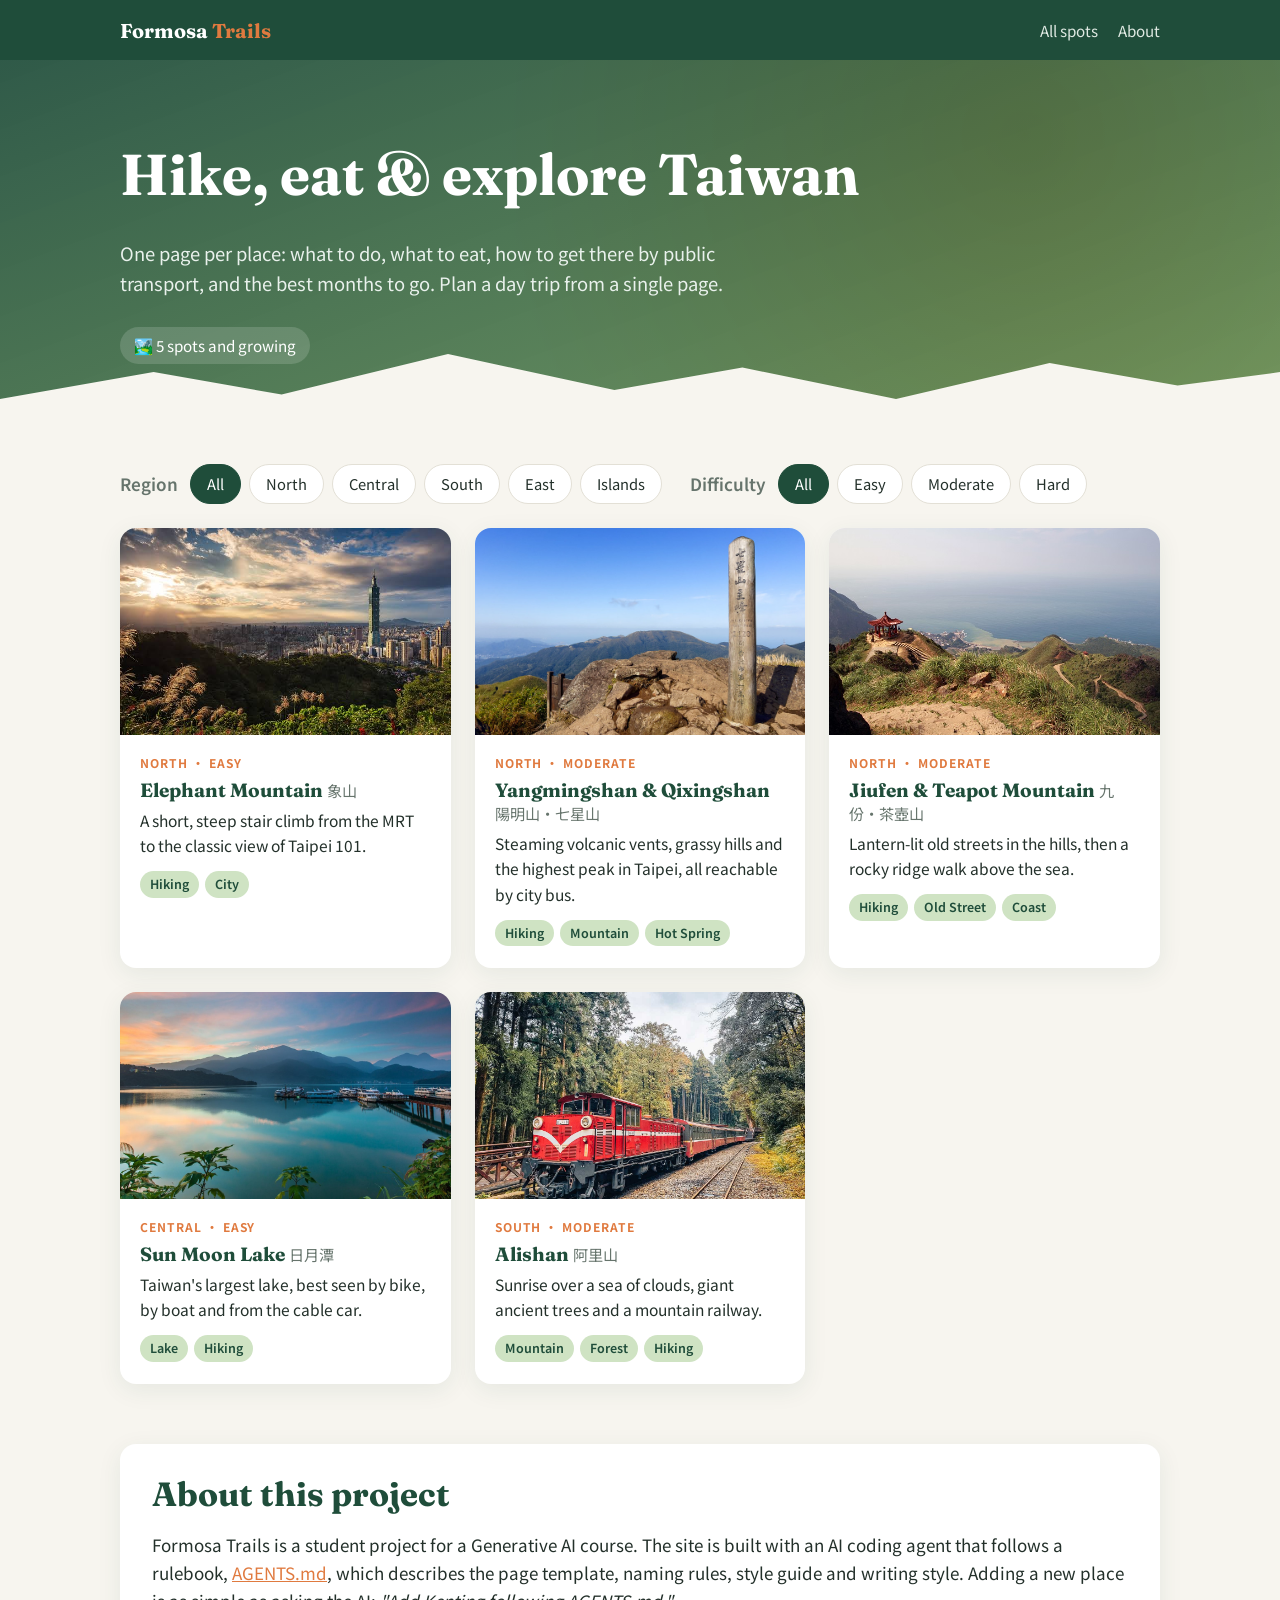
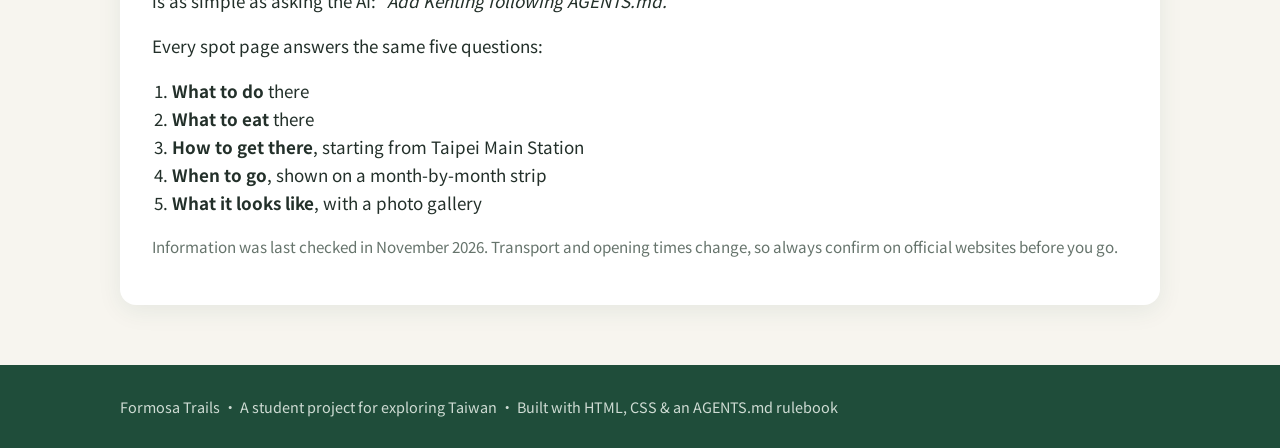
<file: index.html>
<!DOCTYPE html>
<html lang="en">
<head>
  <meta charset="UTF-8">
  <meta name="viewport" content="width=device-width, initial-scale=1.0">
  <title>Formosa Trails · Hiking & Travel Spots in Taiwan</title>
  <meta name="description" content="A simple guide to hiking and travel spots in Taiwan: what to do, what to eat, how to get there, and when to go.">
  <link rel="preconnect" href="https://fonts.googleapis.com">
  <link rel="preconnect" href="https://fonts.gstatic.com" crossorigin>
  <link href="https://fonts.googleapis.com/css2?family=Fraunces:wght@600;700&family=Noto+Sans+TC:wght@400;600;700&display=swap" rel="stylesheet">
  <link rel="stylesheet" href="css/style.css">
</head>
<body>

<header class="site-header">
  <div class="wrap">
    <a class="logo" href="index.html">Formosa <span>Trails</span></a>
    <nav><a href="#spots">All spots</a><a href="#about">About</a></nav>
  </div>
</header>

<section class="home-hero">
  <div class="wrap">
    <h1>Hike, eat &amp; explore Taiwan</h1>
    <p>One page per place: what to do, what to eat, how to get there by public transport, and the best months to go. Plan a day trip from a single page.</p>
    <span class="hero-stat">🏞️ <span id="spot-count">0</span> spots and growing</span>
  </div>
</section>

<main class="wrap" id="spots">

  <div class="filters">
    <div class="filter-group">
      <span class="label">Region</span>
      <button class="filter-btn active" data-group="region" data-value="All">All</button>
      <button class="filter-btn" data-group="region" data-value="North">North</button>
      <button class="filter-btn" data-group="region" data-value="Central">Central</button>
      <button class="filter-btn" data-group="region" data-value="South">South</button>
      <button class="filter-btn" data-group="region" data-value="East">East</button>
      <button class="filter-btn" data-group="region" data-value="Islands">Islands</button>
    </div>
    <div class="filter-group">
      <span class="label">Difficulty</span>
      <button class="filter-btn active" data-group="difficulty" data-value="All">All</button>
      <button class="filter-btn" data-group="difficulty" data-value="Easy">Easy</button>
      <button class="filter-btn" data-group="difficulty" data-value="Moderate">Moderate</button>
      <button class="filter-btn" data-group="difficulty" data-value="Hard">Hard</button>
    </div>
  </div>

  <div class="cards">
      <!-- SPOTS:START (one card per spot, north → south → east; see AGENTS.md §6) -->
      <a class="card" href="spots/elephant-mountain.html"
         data-region="North" data-difficulty="Easy">
        <div class="card-img">
          <img src="images/elephant-mountain/hero.jpg" alt="Elephant Mountain" loading="lazy"
               onerror="this.parentElement.classList.add('missing')">
        </div>
        <div class="card-body">
          <p class="card-region">North · Easy</p>
          <h3>Elephant Mountain <span lang="zh-Hant">象山</span></h3>
          <p>A short, steep stair climb from the MRT to the classic view of Taipei 101.</p>
          <ul class="tags"><li>Hiking</li><li>City</li></ul>
        </div>
      </a>
      <a class="card" href="spots/yangmingshan-qixingshan.html"
         data-region="North" data-difficulty="Moderate">
        <div class="card-img">
          <img src="images/yangmingshan-qixingshan/hero.jpg" alt="Yangmingshan & Qixingshan" loading="lazy"
               onerror="this.parentElement.classList.add('missing')">
        </div>
        <div class="card-body">
          <p class="card-region">North · Moderate</p>
          <h3>Yangmingshan & Qixingshan <span lang="zh-Hant">陽明山・七星山</span></h3>
          <p>Steaming volcanic vents, grassy hills and the highest peak in Taipei, all reachable by city bus.</p>
          <ul class="tags"><li>Hiking</li><li>Mountain</li><li>Hot Spring</li></ul>
        </div>
      </a>
      <a class="card" href="spots/jiufen-teapot-mountain.html"
         data-region="North" data-difficulty="Moderate">
        <div class="card-img">
          <img src="images/jiufen-teapot-mountain/hero.jpg" alt="Jiufen & Teapot Mountain" loading="lazy"
               onerror="this.parentElement.classList.add('missing')">
        </div>
        <div class="card-body">
          <p class="card-region">North · Moderate</p>
          <h3>Jiufen & Teapot Mountain <span lang="zh-Hant">九份・茶壺山</span></h3>
          <p>Lantern-lit old streets in the hills, then a rocky ridge walk above the sea.</p>
          <ul class="tags"><li>Hiking</li><li>Old Street</li><li>Coast</li></ul>
        </div>
      </a>
      <a class="card" href="spots/sun-moon-lake.html"
         data-region="Central" data-difficulty="Easy">
        <div class="card-img">
          <img src="images/sun-moon-lake/hero.jpg" alt="Sun Moon Lake" loading="lazy"
               onerror="this.parentElement.classList.add('missing')">
        </div>
        <div class="card-body">
          <p class="card-region">Central · Easy</p>
          <h3>Sun Moon Lake <span lang="zh-Hant">日月潭</span></h3>
          <p>Taiwan's largest lake, best seen by bike, by boat and from the cable car.</p>
          <ul class="tags"><li>Lake</li><li>Hiking</li></ul>
        </div>
      </a>
      <a class="card" href="spots/alishan.html"
         data-region="South" data-difficulty="Moderate">
        <div class="card-img">
          <img src="images/alishan/hero.jpg" alt="Alishan" loading="lazy"
               onerror="this.parentElement.classList.add('missing')">
        </div>
        <div class="card-body">
          <p class="card-region">South · Moderate</p>
          <h3>Alishan <span lang="zh-Hant">阿里山</span></h3>
          <p>Sunrise over a sea of clouds, giant ancient trees and a mountain railway.</p>
          <ul class="tags"><li>Mountain</li><li>Forest</li><li>Hiking</li></ul>
        </div>
      </a>
      <!-- SPOTS:END -->
  </div>
  <p class="empty-msg">No spots match these filters yet. Try another region or difficulty.</p>

  <section class="about" id="about">
    <h2>About this project</h2>
    <p>Formosa Trails is a student project for a Generative AI course. The site is built with an AI coding agent that follows a rulebook, <a href="AGENTS.md">AGENTS.md</a>, which describes the page template, naming rules, style guide and writing style. Adding a new place is as simple as asking the AI: <em>"Add Kenting following AGENTS.md."</em></p>
    <p>Every spot page answers the same five questions:</p>
    <ol>
      <li><strong>What to do</strong> there</li>
      <li><strong>What to eat</strong> there</li>
      <li><strong>How to get there</strong>, starting from Taipei Main Station</li>
      <li><strong>When to go</strong>, shown on a month-by-month strip</li>
      <li><strong>What it looks like</strong>, with a photo gallery</li>
    </ol>
    <p class="note">Information was last checked in November 2026. Transport and opening times change, so always confirm on official websites before you go.</p>
  </section>

</main>

<footer class="site-footer">
  <div class="wrap">Formosa Trails · A student project for exploring Taiwan · Built with HTML, CSS &amp; an AGENTS.md rulebook</div>
</footer>

<script src="js/main.js"></script>
</body>
</html>
</file>
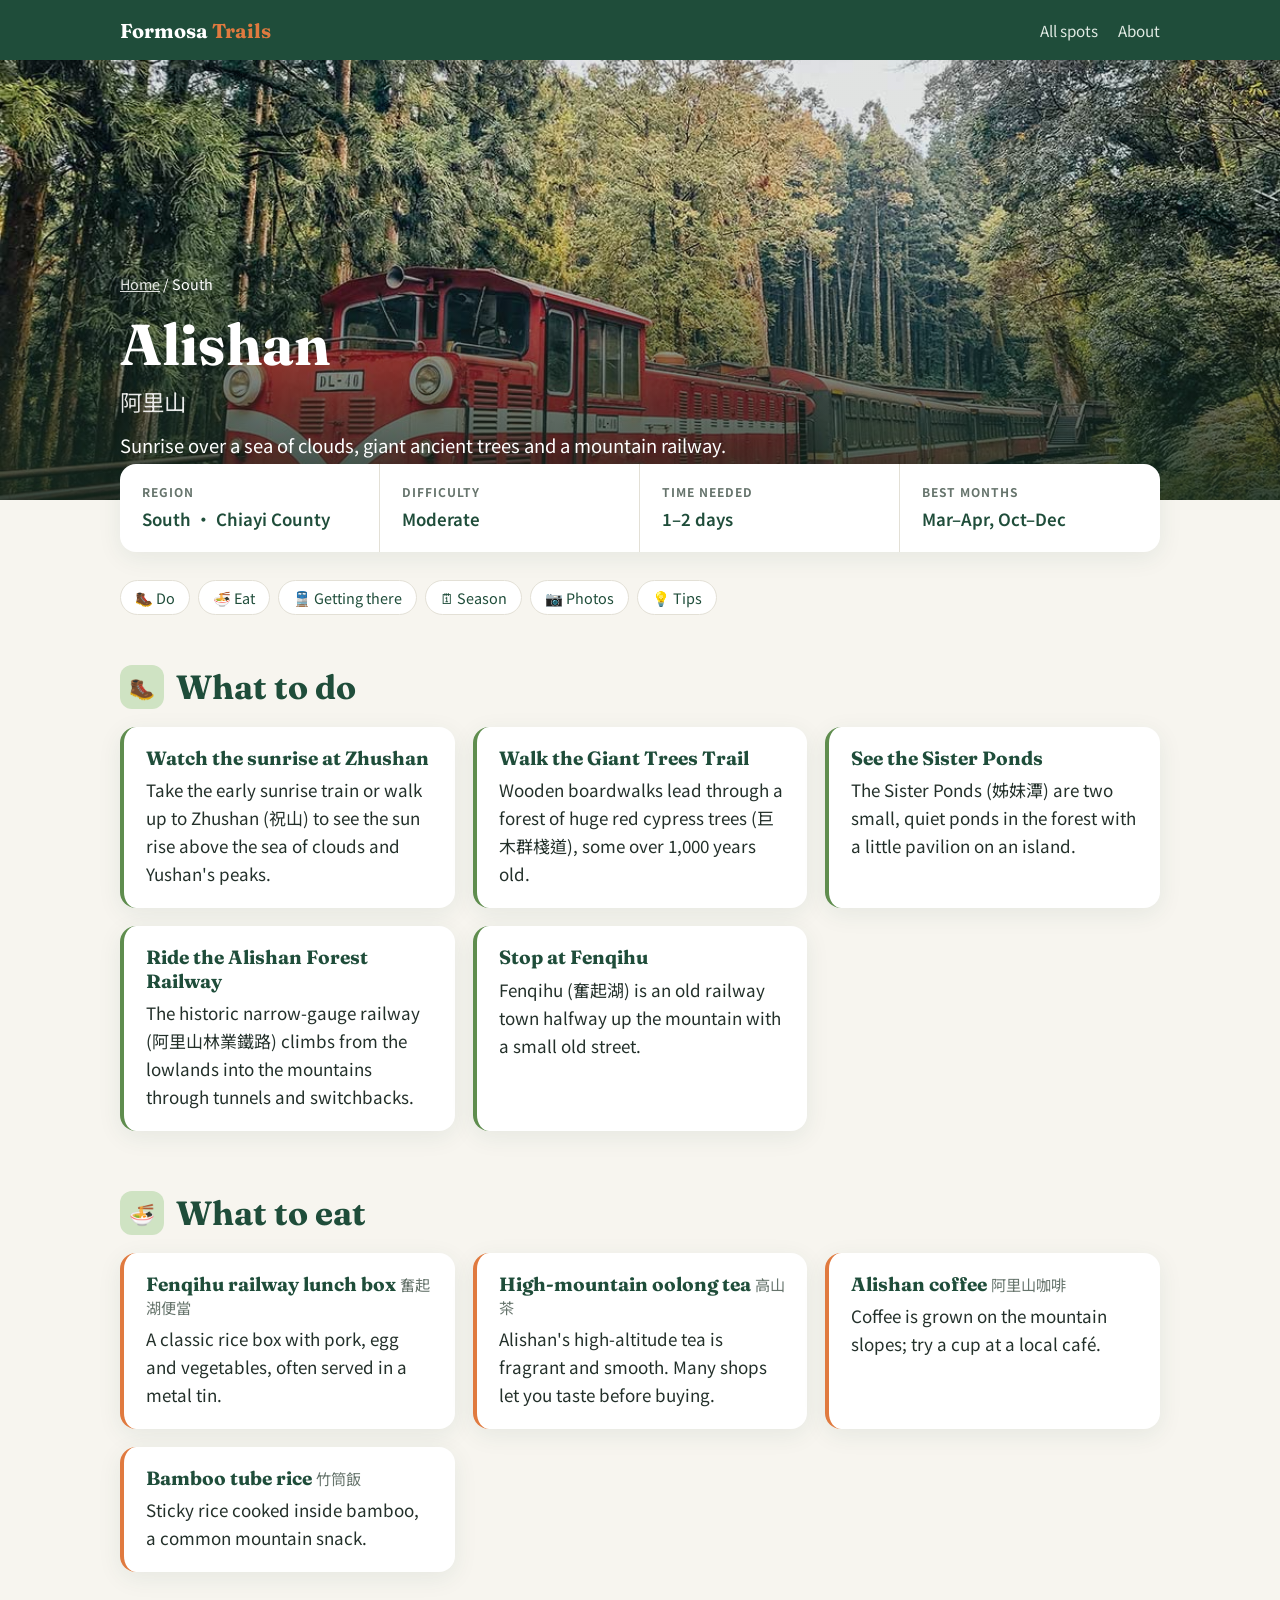
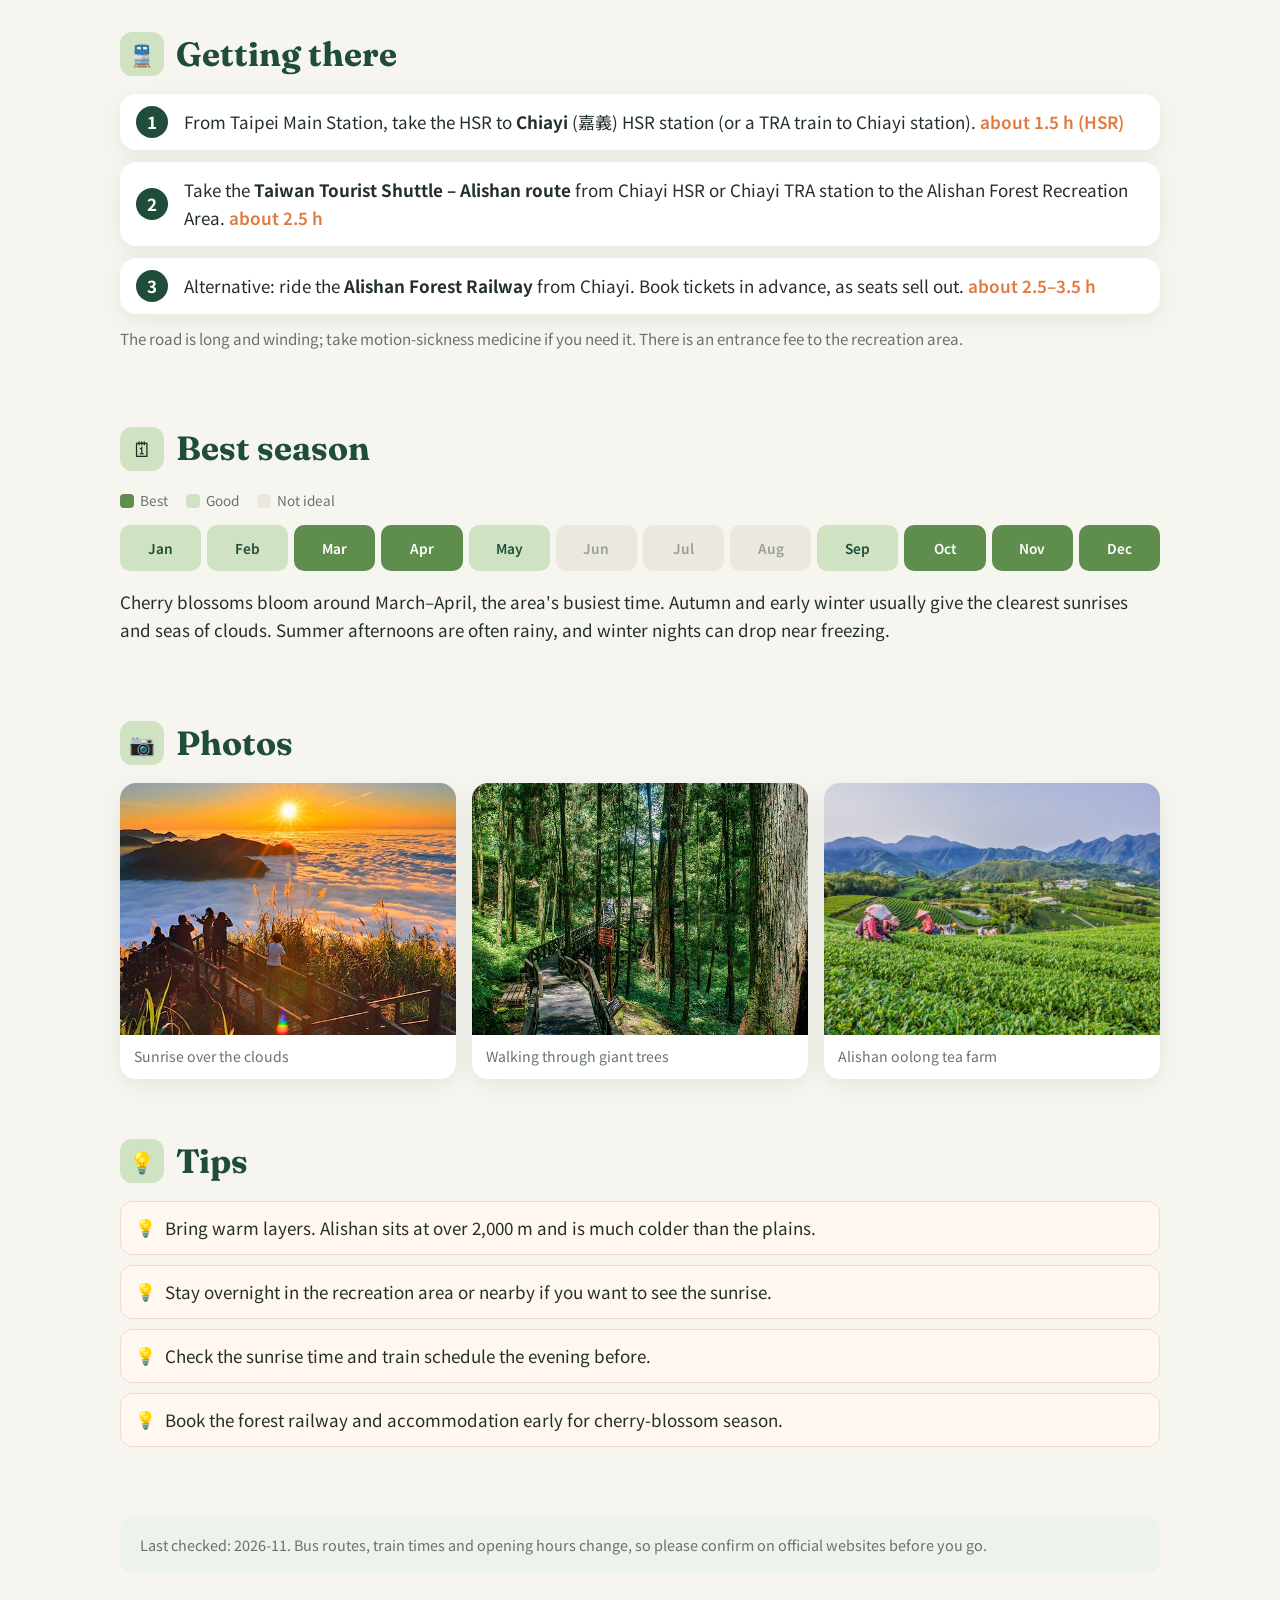
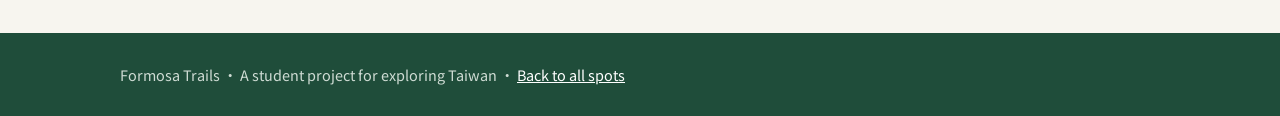
<file: spots/alishan.html>
<!DOCTYPE html>
<html lang="en">
<head>
  <meta charset="UTF-8">
  <meta name="viewport" content="width=device-width, initial-scale=1.0">
  <title>Alishan 阿里山 · Formosa Trails</title>
  <meta name="description" content="Sunrise over a sea of clouds, giant ancient trees and a mountain railway.">
  <link rel="preconnect" href="https://fonts.googleapis.com">
  <link rel="preconnect" href="https://fonts.gstatic.com" crossorigin>
  <link href="https://fonts.googleapis.com/css2?family=Fraunces:wght@600;700&family=Noto+Sans+TC:wght@400;600;700&display=swap" rel="stylesheet">
  <link rel="stylesheet" href="../css/style.css">
</head>
<body>

<header class="site-header">
  <div class="wrap">
    <a class="logo" href="../index.html">Formosa <span>Trails</span></a>
    <nav><a href="../index.html#spots">All spots</a><a href="../index.html#about">About</a></nav>
  </div>
</header>

<!-- 1. HERO -->
<section class="spot-hero">
  <img src="../images/alishan/hero.jpg" alt="Alishan"
       onerror="this.parentElement.classList.add('missing')">
  <div class="wrap">
    <p class="breadcrumb"><a href="../index.html">Home</a> / South</p>
    <h1>Alishan</h1>
    <p class="zh" lang="zh-Hant">阿里山</p>
    <p class="tagline">Sunrise over a sea of clouds, giant ancient trees and a mountain railway.</p>
  </div>
</section>

<main class="wrap">

  <!-- 2. QUICK FACTS -->
  <dl class="facts" id="facts">
    <div class="fact"><dt>Region</dt><dd>South · Chiayi County</dd></div>
    <div class="fact"><dt>Difficulty</dt><dd>Moderate</dd></div>
    <div class="fact"><dt>Time needed</dt><dd>1–2 days</dd></div>
    <div class="fact"><dt>Best months</dt><dd>Mar–Apr, Oct–Dec</dd></div>
  </dl>

  <nav class="section-nav">
    <a href="#do">🥾 Do</a><a href="#eat">🍜 Eat</a><a href="#transport">🚆 Getting there</a>
    <a href="#season">🗓 Season</a><a href="#photos">📷 Photos</a><a href="#tips">💡 Tips</a>
  </nav>

  <!-- 3. WHAT TO DO -->
  <section class="section" id="do">
    <div class="section-head"><span class="icon">🥾</span><h2>What to do</h2></div>
    <div class="grid-2">
      <div class="item"><h3>Watch the sunrise at Zhushan</h3><p>Take the early sunrise train or walk up to Zhushan (祝山) to see the sun rise above the sea of clouds and Yushan's peaks.</p></div>
      <div class="item"><h3>Walk the Giant Trees Trail</h3><p>Wooden boardwalks lead through a forest of huge red cypress trees (巨木群棧道), some over 1,000 years old.</p></div>
      <div class="item"><h3>See the Sister Ponds</h3><p>The Sister Ponds (姊妹潭) are two small, quiet ponds in the forest with a little pavilion on an island.</p></div>
      <div class="item"><h3>Ride the Alishan Forest Railway</h3><p>The historic narrow-gauge railway (阿里山林業鐵路) climbs from the lowlands into the mountains through tunnels and switchbacks.</p></div>
      <div class="item"><h3>Stop at Fenqihu</h3><p>Fenqihu (奮起湖) is an old railway town halfway up the mountain with a small old street.</p></div>
    </div>
  </section>

  <!-- 4. WHAT TO EAT -->
  <section class="section" id="eat">
    <div class="section-head"><span class="icon">🍜</span><h2>What to eat</h2></div>
    <div class="grid-2">
      <div class="item food"><h3>Fenqihu railway lunch box <span class="zh-name" lang="zh-Hant">奮起湖便當</span></h3><p>A classic rice box with pork, egg and vegetables, often served in a metal tin.</p></div>
      <div class="item food"><h3>High-mountain oolong tea <span class="zh-name" lang="zh-Hant">高山茶</span></h3><p>Alishan's high-altitude tea is fragrant and smooth. Many shops let you taste before buying.</p></div>
      <div class="item food"><h3>Alishan coffee <span class="zh-name" lang="zh-Hant">阿里山咖啡</span></h3><p>Coffee is grown on the mountain slopes; try a cup at a local café.</p></div>
      <div class="item food"><h3>Bamboo tube rice <span class="zh-name" lang="zh-Hant">竹筒飯</span></h3><p>Sticky rice cooked inside bamboo, a common mountain snack.</p></div>
    </div>
  </section>

  <!-- 5. GETTING THERE -->
  <section class="section" id="transport">
    <div class="section-head"><span class="icon">🚆</span><h2>Getting there</h2></div>
    <ol class="steps">
      <li>From Taipei Main Station, take the HSR to <strong>Chiayi</strong> (嘉義) HSR station (or a TRA train to Chiayi station). <span class="time">about 1.5 h (HSR)</span></li>
      <li>Take the <strong>Taiwan Tourist Shuttle – Alishan route</strong> from Chiayi HSR or Chiayi TRA station to the Alishan Forest Recreation Area. <span class="time">about 2.5 h</span></li>
      <li>Alternative: ride the <strong>Alishan Forest Railway</strong> from Chiayi. Book tickets in advance, as seats sell out. <span class="time">about 2.5–3.5 h</span></li>
    </ol>
    <p class="note">The road is long and winding; take motion-sickness medicine if you need it. There is an entrance fee to the recreation area.</p>
  </section>

  <!-- 6. BEST SEASON -->
  <section class="section" id="season">
    <div class="section-head"><span class="icon">🗓</span><h2>Best season</h2></div>
    <div class="legend"><span><i class="l-best"></i>Best</span><span><i class="l-ok"></i>Good</span><span><i class="l-no"></i>Not ideal</span></div>
    <ol class="months" data-best="3,4,10,11,12" data-ok="1,2,5,9"></ol>
    <p>Cherry blossoms bloom around March–April, the area's busiest time. Autumn and early winter usually give the clearest sunrises and seas of clouds. Summer afternoons are often rainy, and winter nights can drop near freezing.</p>
  </section>

  <!-- 7. PHOTOS -->
  <section class="section" id="photos">
    <div class="section-head"><span class="icon">📷</span><h2>Photos</h2></div>
    <div class="gallery">
      <figure><div class="ph"><img src="../images/alishan/1.jpg" alt="Sunrise and sea of clouds from Zhushan" loading="lazy" onerror="this.parentElement.classList.add('missing')"></div><figcaption>Sunrise over the clouds</figcaption></figure>
      <figure><div class="ph"><img src="../images/alishan/2.jpg" alt="Giant red cypress trees in the forest" loading="lazy" onerror="this.parentElement.classList.add('missing')"></div><figcaption>Walking through giant trees</figcaption></figure>
      <figure><div class="ph"><img src="../images/alishan/3.jpg" alt="Alishan Forest Railway train in the forest" loading="lazy" onerror="this.parentElement.classList.add('missing')"></div><figcaption>Alishan oolong tea farm</figcaption></figure>
    </div>
  </section>

  <!-- 8. TIPS -->
  <section class="section" id="tips">
    <div class="section-head"><span class="icon">💡</span><h2>Tips</h2></div>
    <ul class="tips">
      <li>Bring warm layers. Alishan sits at over 2,000 m and is much colder than the plains.</li>
      <li>Stay overnight in the recreation area or nearby if you want to see the sunrise.</li>
      <li>Check the sunrise time and train schedule the evening before.</li>
      <li>Book the forest railway and accommodation early for cherry-blossom season.</li>
    </ul>
  </section>

  <!-- 9. LAST CHECKED -->
  <p class="checked">Last checked: 2026-11. Bus routes, train times and opening hours change, so please confirm on official websites before you go.</p>

</main>
<footer class="site-footer">
  <div class="wrap">Formosa Trails · A student project for exploring Taiwan · <a href="../index.html">Back to all spots</a></div>
</footer>

<script src="../js/main.js"></script>
</body>
</html>
</file>
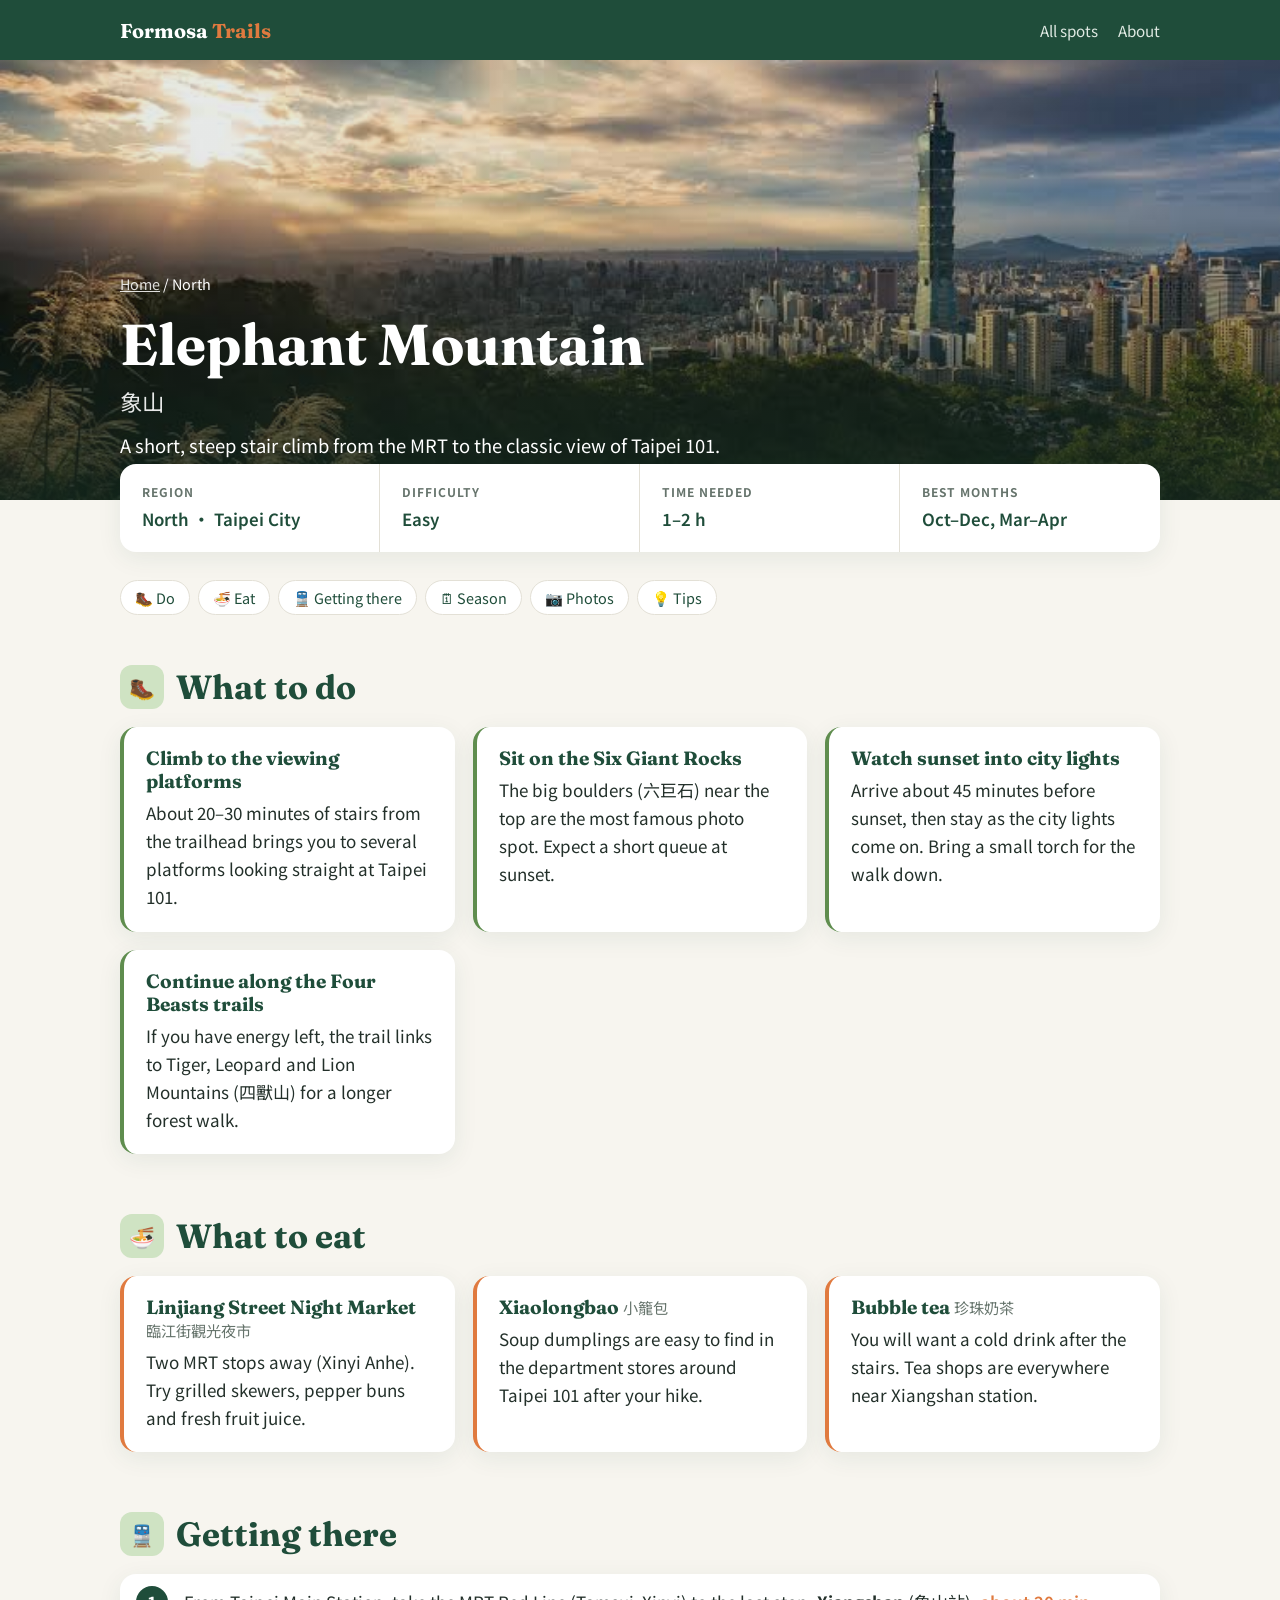
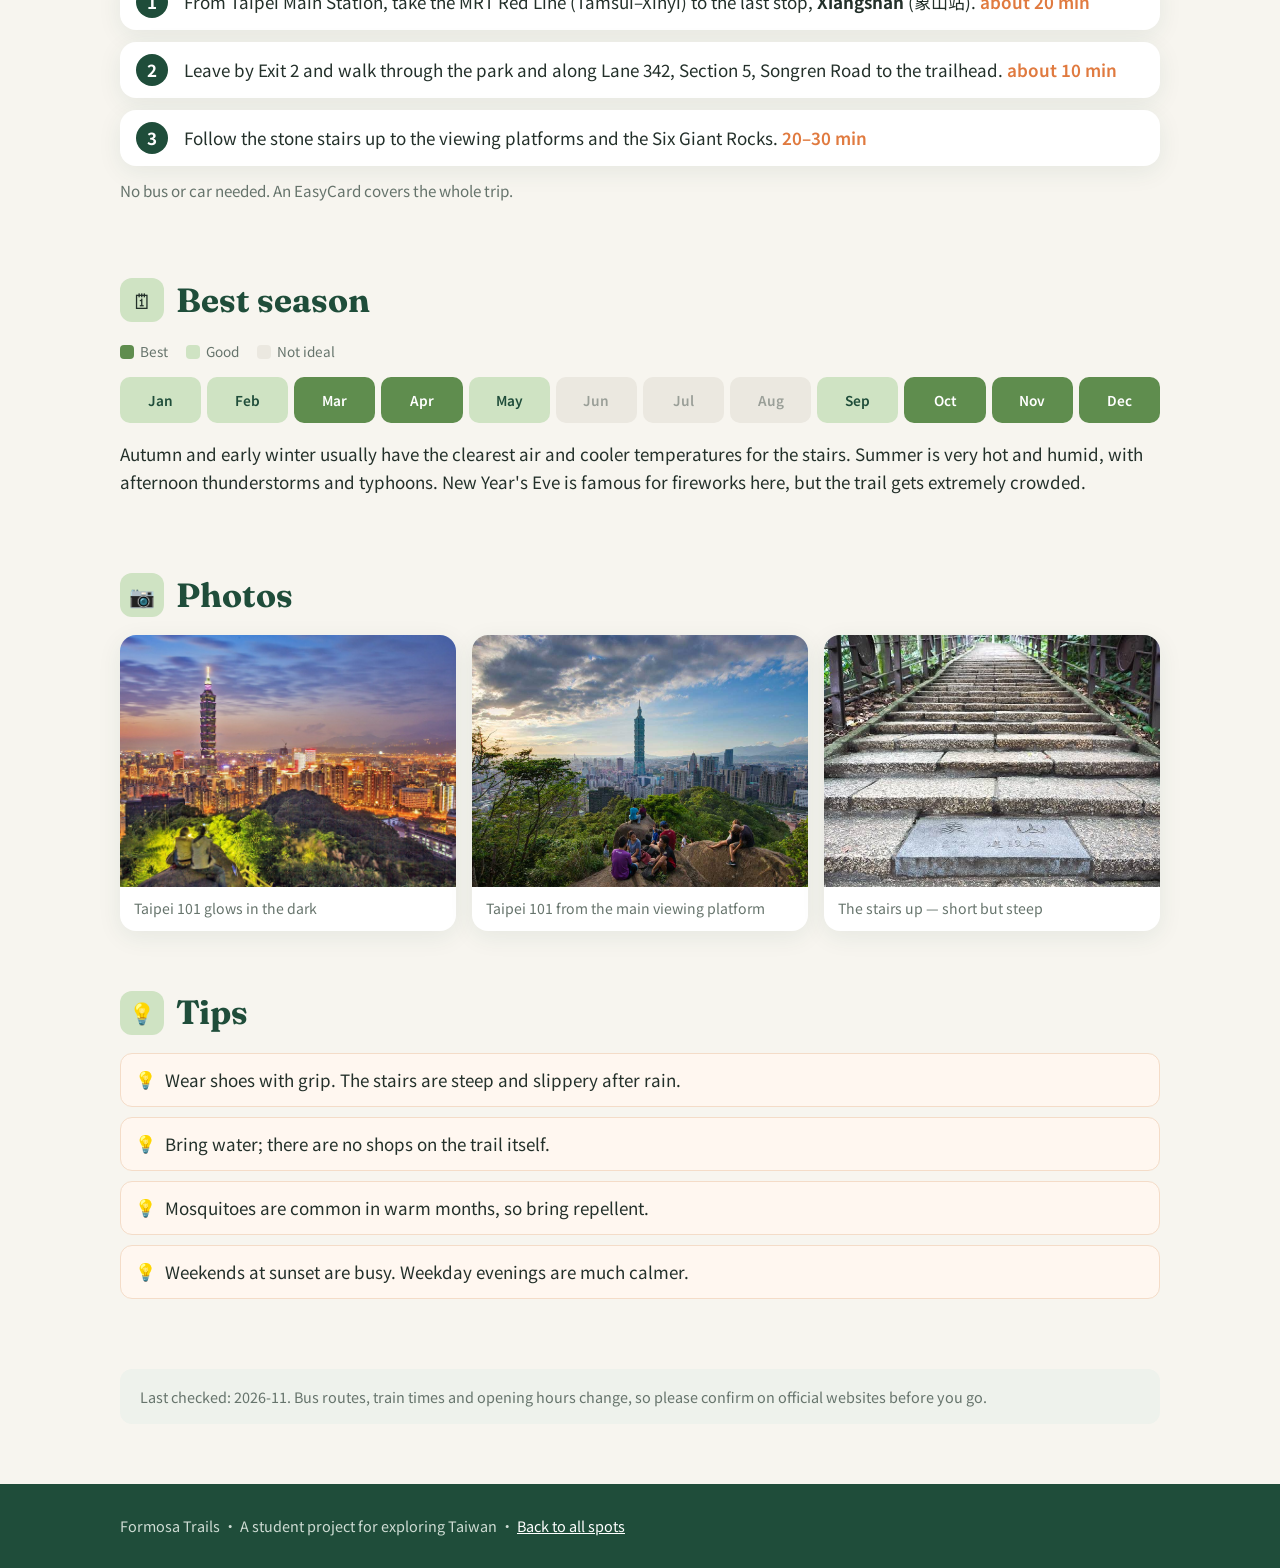
<file: spots/elephant-mountain.html>
<!DOCTYPE html>
<html lang="en">
<head>
  <meta charset="UTF-8">
  <meta name="viewport" content="width=device-width, initial-scale=1.0">
  <title>Elephant Mountain 象山 · Formosa Trails</title>
  <meta name="description" content="A short, steep stair climb from the MRT to the classic view of Taipei 101.">
  <link rel="preconnect" href="https://fonts.googleapis.com">
  <link rel="preconnect" href="https://fonts.gstatic.com" crossorigin>
  <link href="https://fonts.googleapis.com/css2?family=Fraunces:wght@600;700&family=Noto+Sans+TC:wght@400;600;700&display=swap" rel="stylesheet">
  <link rel="stylesheet" href="../css/style.css">
</head>
<body>

<header class="site-header">
  <div class="wrap">
    <a class="logo" href="../index.html">Formosa <span>Trails</span></a>
    <nav><a href="../index.html#spots">All spots</a><a href="../index.html#about">About</a></nav>
  </div>
</header>

<!-- 1. HERO -->
<section class="spot-hero">
  <img src="../images/elephant-mountain/hero.jpg" alt="Elephant Mountain"
       onerror="this.parentElement.classList.add('missing')">
  <div class="wrap">
    <p class="breadcrumb"><a href="../index.html">Home</a> / North</p>
    <h1>Elephant Mountain</h1>
    <p class="zh" lang="zh-Hant">象山</p>
    <p class="tagline">A short, steep stair climb from the MRT to the classic view of Taipei 101.</p>
  </div>
</section>

<main class="wrap">

  <!-- 2. QUICK FACTS -->
  <dl class="facts" id="facts">
    <div class="fact"><dt>Region</dt><dd>North · Taipei City</dd></div>
    <div class="fact"><dt>Difficulty</dt><dd>Easy</dd></div>
    <div class="fact"><dt>Time needed</dt><dd>1–2 h</dd></div>
    <div class="fact"><dt>Best months</dt><dd>Oct–Dec, Mar–Apr</dd></div>
  </dl>

  <nav class="section-nav">
    <a href="#do">🥾 Do</a><a href="#eat">🍜 Eat</a><a href="#transport">🚆 Getting there</a>
    <a href="#season">🗓 Season</a><a href="#photos">📷 Photos</a><a href="#tips">💡 Tips</a>
  </nav>

  <!-- 3. WHAT TO DO -->
  <section class="section" id="do">
    <div class="section-head"><span class="icon">🥾</span><h2>What to do</h2></div>
    <div class="grid-2">
      <div class="item"><h3>Climb to the viewing platforms</h3><p>About 20–30 minutes of stairs from the trailhead brings you to several platforms looking straight at Taipei 101.</p></div>
      <div class="item"><h3>Sit on the Six Giant Rocks</h3><p>The big boulders (六巨石) near the top are the most famous photo spot. Expect a short queue at sunset.</p></div>
      <div class="item"><h3>Watch sunset into city lights</h3><p>Arrive about 45 minutes before sunset, then stay as the city lights come on. Bring a small torch for the walk down.</p></div>
      <div class="item"><h3>Continue along the Four Beasts trails</h3><p>If you have energy left, the trail links to Tiger, Leopard and Lion Mountains (四獸山) for a longer forest walk.</p></div>
    </div>
  </section>

  <!-- 4. WHAT TO EAT -->
  <section class="section" id="eat">
    <div class="section-head"><span class="icon">🍜</span><h2>What to eat</h2></div>
    <div class="grid-2">
      <div class="item food"><h3>Linjiang Street Night Market <span class="zh-name" lang="zh-Hant">臨江街觀光夜市</span></h3><p>Two MRT stops away (Xinyi Anhe). Try grilled skewers, pepper buns and fresh fruit juice.</p></div>
      <div class="item food"><h3>Xiaolongbao <span class="zh-name" lang="zh-Hant">小籠包</span></h3><p>Soup dumplings are easy to find in the department stores around Taipei 101 after your hike.</p></div>
      <div class="item food"><h3>Bubble tea <span class="zh-name" lang="zh-Hant">珍珠奶茶</span></h3><p>You will want a cold drink after the stairs. Tea shops are everywhere near Xiangshan station.</p></div>
    </div>
  </section>

  <!-- 5. GETTING THERE -->
  <section class="section" id="transport">
    <div class="section-head"><span class="icon">🚆</span><h2>Getting there</h2></div>
    <ol class="steps">
      <li>From Taipei Main Station, take the MRT Red Line (Tamsui–Xinyi) to the last stop, <strong>Xiangshan</strong> (象山站). <span class="time">about 20 min</span></li>
      <li>Leave by Exit 2 and walk through the park and along Lane 342, Section 5, Songren Road to the trailhead. <span class="time">about 10 min</span></li>
      <li>Follow the stone stairs up to the viewing platforms and the Six Giant Rocks. <span class="time">20–30 min</span></li>
    </ol>
    <p class="note">No bus or car needed. An EasyCard covers the whole trip.</p>
  </section>

  <!-- 6. BEST SEASON -->
  <section class="section" id="season">
    <div class="section-head"><span class="icon">🗓</span><h2>Best season</h2></div>
    <div class="legend"><span><i class="l-best"></i>Best</span><span><i class="l-ok"></i>Good</span><span><i class="l-no"></i>Not ideal</span></div>
    <ol class="months" data-best="3,4,10,11,12" data-ok="1,2,5,9"></ol>
    <p>Autumn and early winter usually have the clearest air and cooler temperatures for the stairs. Summer is very hot and humid, with afternoon thunderstorms and typhoons. New Year's Eve is famous for fireworks here, but the trail gets extremely crowded.</p>
  </section>

  <!-- 7. PHOTOS -->
  <section class="section" id="photos">
    <div class="section-head"><span class="icon">📷</span><h2>Photos</h2></div>
    <div class="gallery">
      <figure><div class="ph"><img src="../images/elephant-mountain/1.jpg" alt="Taipei 101 seen from Elephant Mountain" loading="lazy" onerror="this.parentElement.classList.add('missing')"></div><figcaption>Taipei 101 glows in the dark</figcaption></figure>
      <figure><div class="ph"><img src="../images/elephant-mountain/2.jpg" alt="The Six Giant Rocks near the summit" loading="lazy" onerror="this.parentElement.classList.add('missing')"></div><figcaption>Taipei 101 from the main viewing platform</figcaption></figure>
      <figure><div class="ph"><img src="../images/elephant-mountain/3.jpg" alt="Stone stairs through the forest" loading="lazy" onerror="this.parentElement.classList.add('missing')"></div><figcaption>The stairs up — short but steep</figcaption></figure>
    </div>
  </section>

  <!-- 8. TIPS -->
  <section class="section" id="tips">
    <div class="section-head"><span class="icon">💡</span><h2>Tips</h2></div>
    <ul class="tips">
      <li>Wear shoes with grip. The stairs are steep and slippery after rain.</li>
      <li>Bring water; there are no shops on the trail itself.</li>
      <li>Mosquitoes are common in warm months, so bring repellent.</li>
      <li>Weekends at sunset are busy. Weekday evenings are much calmer.</li>
    </ul>
  </section>

  <!-- 9. LAST CHECKED -->
  <p class="checked">Last checked: 2026-11. Bus routes, train times and opening hours change, so please confirm on official websites before you go.</p>

</main>
<footer class="site-footer">
  <div class="wrap">Formosa Trails · A student project for exploring Taiwan · <a href="../index.html">Back to all spots</a></div>
</footer>

<script src="../js/main.js"></script>
</body>
</html>
</file>
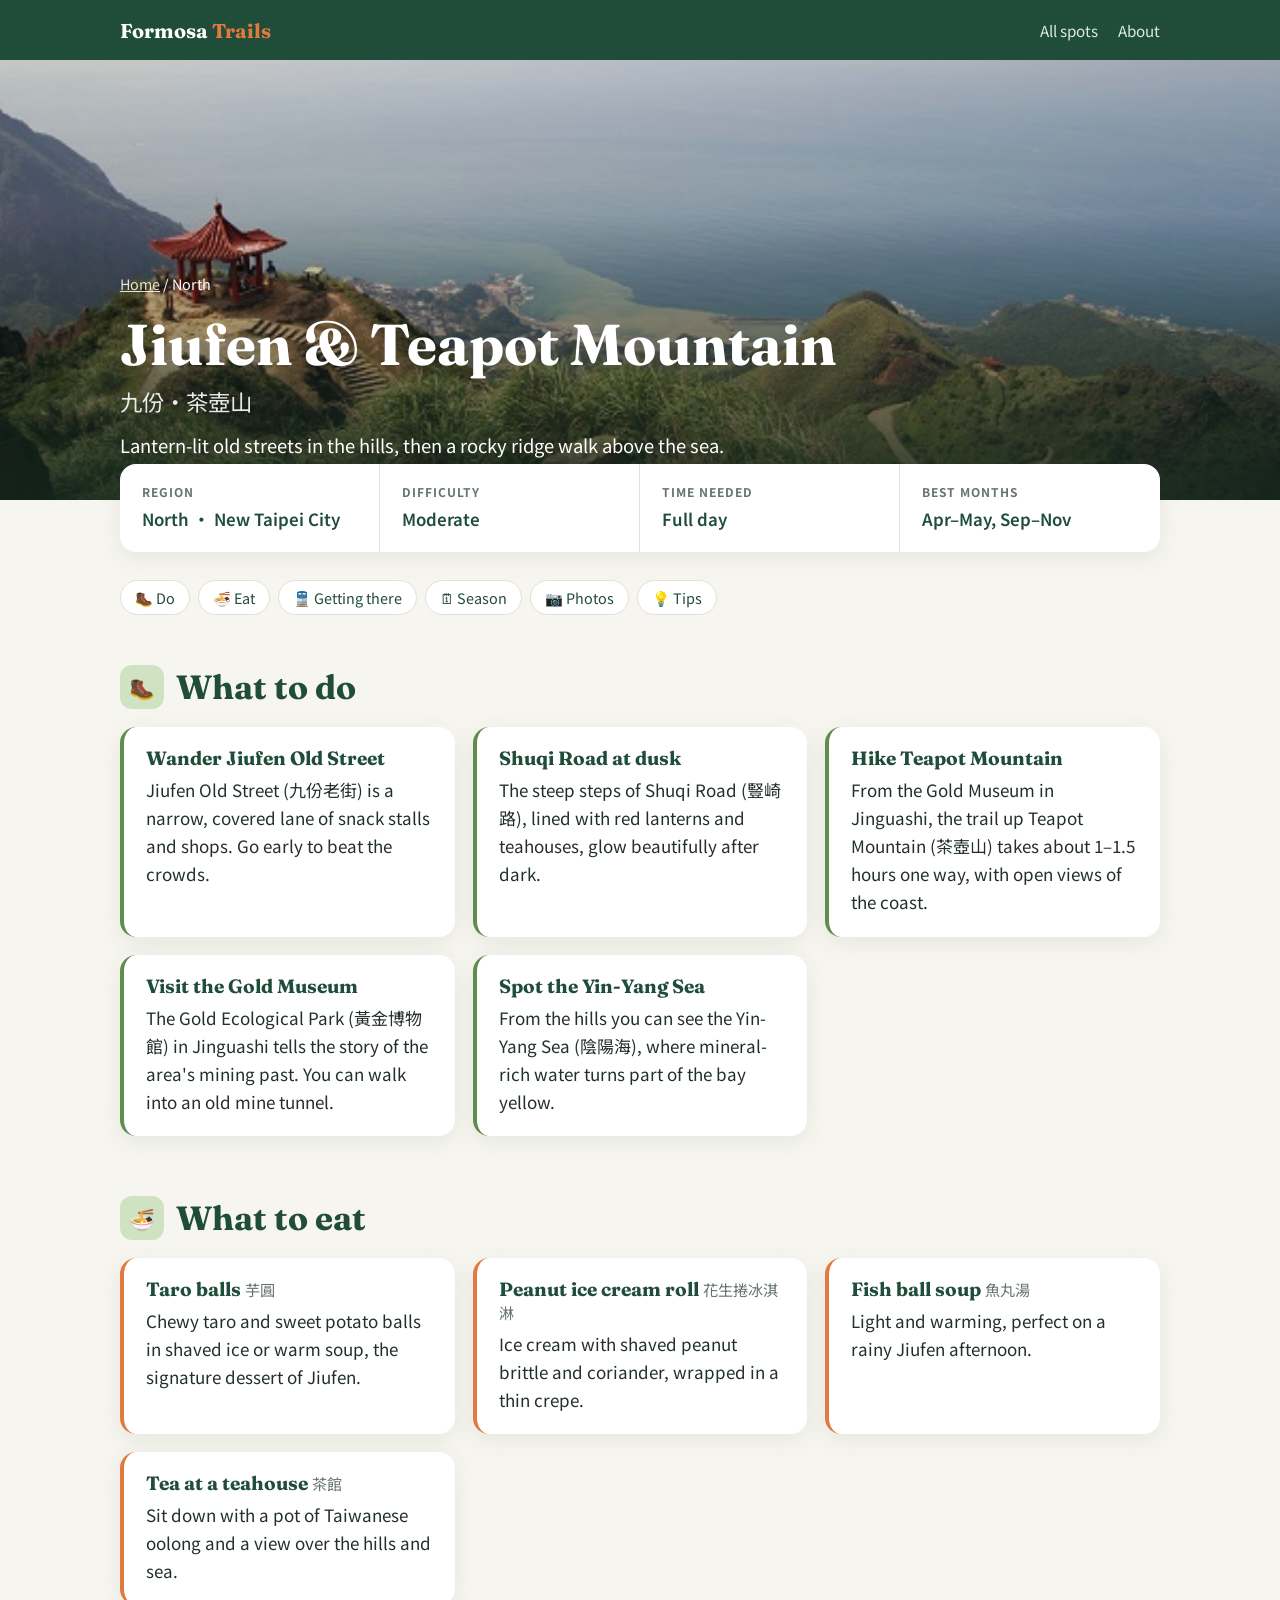
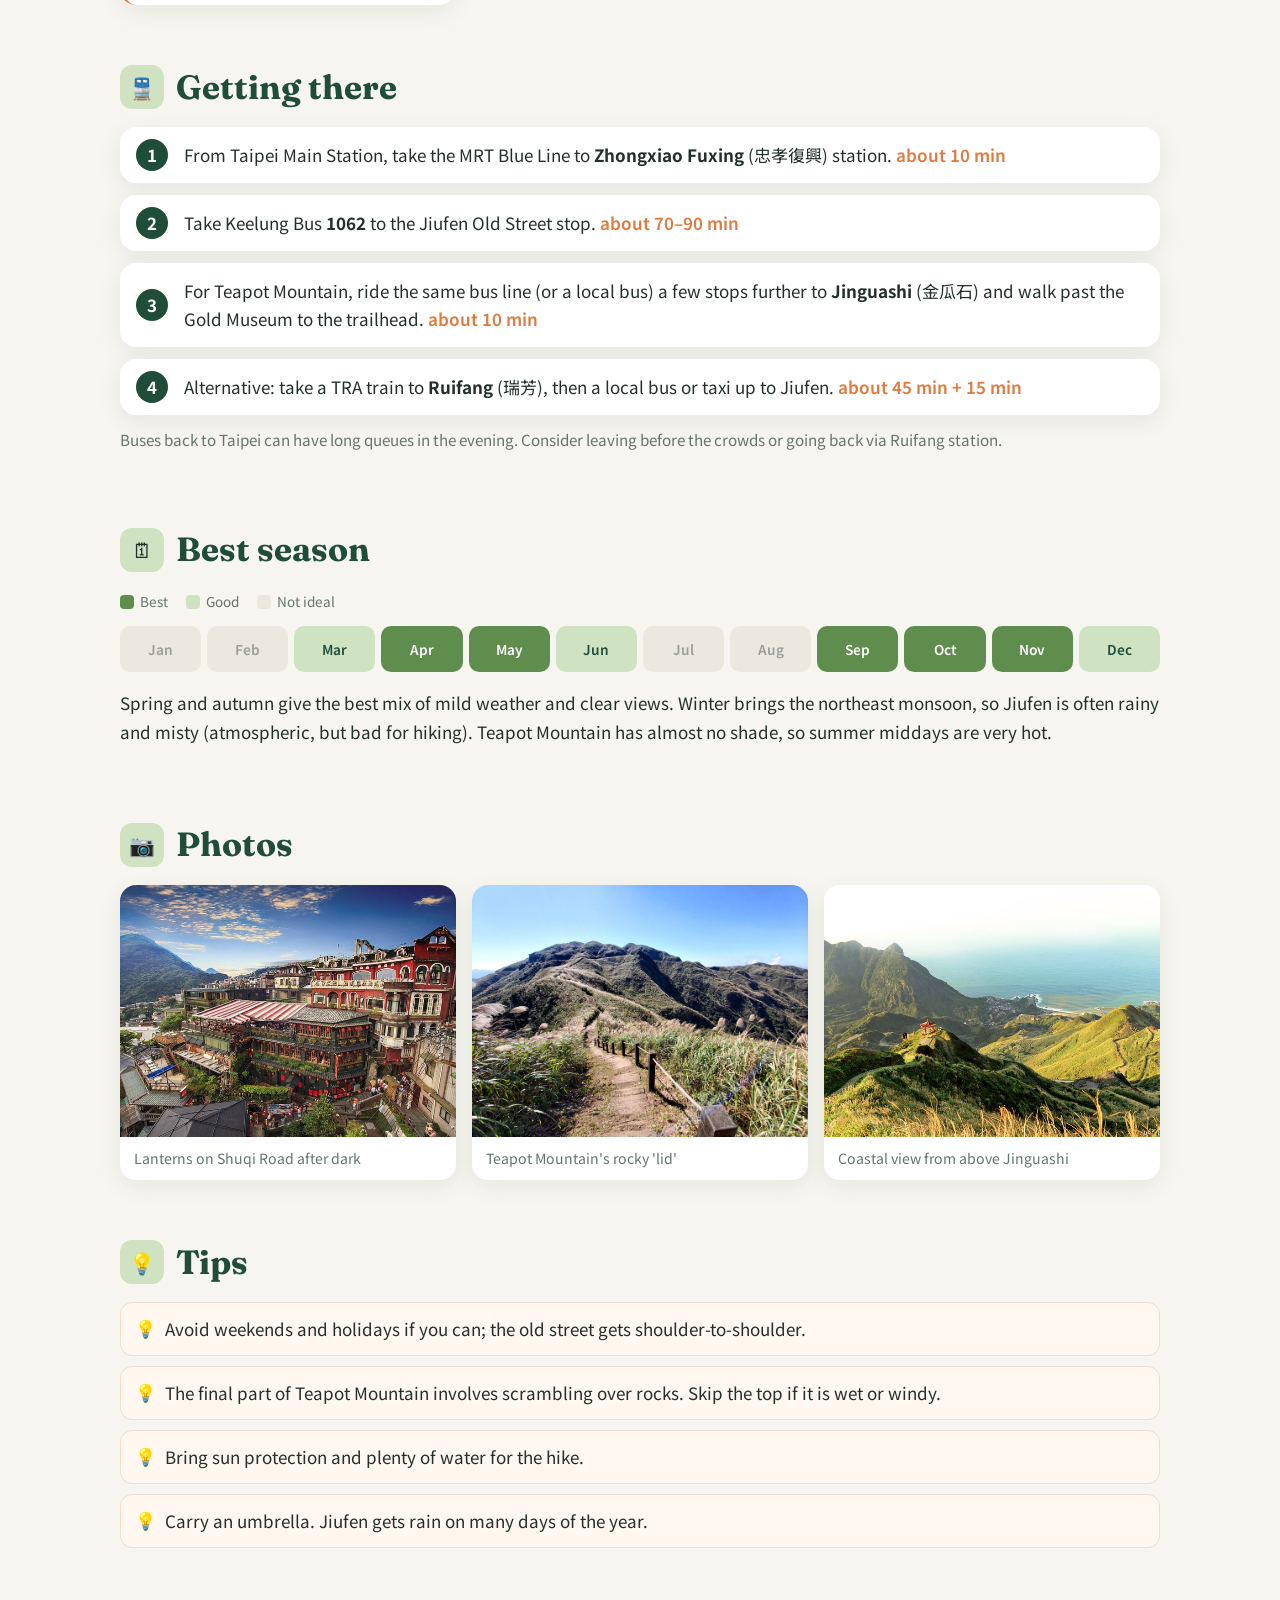
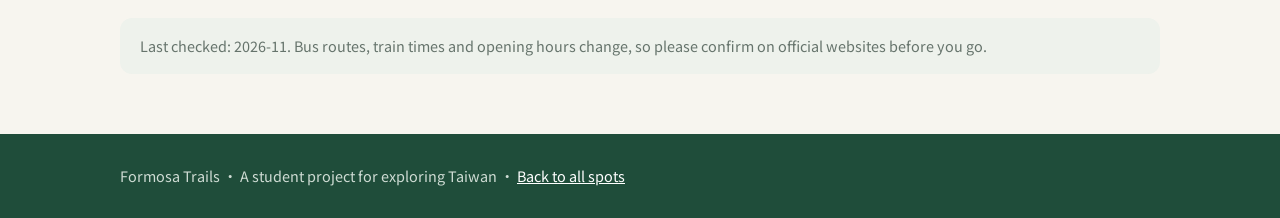
<file: spots/jiufen-teapot-mountain.html>
<!DOCTYPE html>
<html lang="en">
<head>
  <meta charset="UTF-8">
  <meta name="viewport" content="width=device-width, initial-scale=1.0">
  <title>Jiufen & Teapot Mountain 九份・茶壺山 · Formosa Trails</title>
  <meta name="description" content="Lantern-lit old streets in the hills, then a rocky ridge walk above the sea.">
  <link rel="preconnect" href="https://fonts.googleapis.com">
  <link rel="preconnect" href="https://fonts.gstatic.com" crossorigin>
  <link href="https://fonts.googleapis.com/css2?family=Fraunces:wght@600;700&family=Noto+Sans+TC:wght@400;600;700&display=swap" rel="stylesheet">
  <link rel="stylesheet" href="../css/style.css">
</head>
<body>

<header class="site-header">
  <div class="wrap">
    <a class="logo" href="../index.html">Formosa <span>Trails</span></a>
    <nav><a href="../index.html#spots">All spots</a><a href="../index.html#about">About</a></nav>
  </div>
</header>

<!-- 1. HERO -->
<section class="spot-hero">
  <img src="../images/jiufen-teapot-mountain/hero.jpg" alt="Jiufen & Teapot Mountain"
       onerror="this.parentElement.classList.add('missing')">
  <div class="wrap">
    <p class="breadcrumb"><a href="../index.html">Home</a> / North</p>
    <h1>Jiufen & Teapot Mountain</h1>
    <p class="zh" lang="zh-Hant">九份・茶壺山</p>
    <p class="tagline">Lantern-lit old streets in the hills, then a rocky ridge walk above the sea.</p>
  </div>
</section>

<main class="wrap">

  <!-- 2. QUICK FACTS -->
  <dl class="facts" id="facts">
    <div class="fact"><dt>Region</dt><dd>North · New Taipei City</dd></div>
    <div class="fact"><dt>Difficulty</dt><dd>Moderate</dd></div>
    <div class="fact"><dt>Time needed</dt><dd>Full day</dd></div>
    <div class="fact"><dt>Best months</dt><dd>Apr–May, Sep–Nov</dd></div>
  </dl>

  <nav class="section-nav">
    <a href="#do">🥾 Do</a><a href="#eat">🍜 Eat</a><a href="#transport">🚆 Getting there</a>
    <a href="#season">🗓 Season</a><a href="#photos">📷 Photos</a><a href="#tips">💡 Tips</a>
  </nav>

  <!-- 3. WHAT TO DO -->
  <section class="section" id="do">
    <div class="section-head"><span class="icon">🥾</span><h2>What to do</h2></div>
    <div class="grid-2">
      <div class="item"><h3>Wander Jiufen Old Street</h3><p>Jiufen Old Street (九份老街) is a narrow, covered lane of snack stalls and shops. Go early to beat the crowds.</p></div>
      <div class="item"><h3>Shuqi Road at dusk</h3><p>The steep steps of Shuqi Road (豎崎路), lined with red lanterns and teahouses, glow beautifully after dark.</p></div>
      <div class="item"><h3>Hike Teapot Mountain</h3><p>From the Gold Museum in Jinguashi, the trail up Teapot Mountain (茶壺山) takes about 1–1.5 hours one way, with open views of the coast.</p></div>
      <div class="item"><h3>Visit the Gold Museum</h3><p>The Gold Ecological Park (黃金博物館) in Jinguashi tells the story of the area's mining past. You can walk into an old mine tunnel.</p></div>
      <div class="item"><h3>Spot the Yin-Yang Sea</h3><p>From the hills you can see the Yin-Yang Sea (陰陽海), where mineral-rich water turns part of the bay yellow.</p></div>
    </div>
  </section>

  <!-- 4. WHAT TO EAT -->
  <section class="section" id="eat">
    <div class="section-head"><span class="icon">🍜</span><h2>What to eat</h2></div>
    <div class="grid-2">
      <div class="item food"><h3>Taro balls <span class="zh-name" lang="zh-Hant">芋圓</span></h3><p>Chewy taro and sweet potato balls in shaved ice or warm soup, the signature dessert of Jiufen.</p></div>
      <div class="item food"><h3>Peanut ice cream roll <span class="zh-name" lang="zh-Hant">花生捲冰淇淋</span></h3><p>Ice cream with shaved peanut brittle and coriander, wrapped in a thin crepe.</p></div>
      <div class="item food"><h3>Fish ball soup <span class="zh-name" lang="zh-Hant">魚丸湯</span></h3><p>Light and warming, perfect on a rainy Jiufen afternoon.</p></div>
      <div class="item food"><h3>Tea at a teahouse <span class="zh-name" lang="zh-Hant">茶館</span></h3><p>Sit down with a pot of Taiwanese oolong and a view over the hills and sea.</p></div>
    </div>
  </section>

  <!-- 5. GETTING THERE -->
  <section class="section" id="transport">
    <div class="section-head"><span class="icon">🚆</span><h2>Getting there</h2></div>
    <ol class="steps">
      <li>From Taipei Main Station, take the MRT Blue Line to <strong>Zhongxiao Fuxing</strong> (忠孝復興) station. <span class="time">about 10 min</span></li>
      <li>Take Keelung Bus <strong>1062</strong> to the Jiufen Old Street stop. <span class="time">about 70–90 min</span></li>
      <li>For Teapot Mountain, ride the same bus line (or a local bus) a few stops further to <strong>Jinguashi</strong> (金瓜石) and walk past the Gold Museum to the trailhead. <span class="time">about 10 min</span></li>
      <li>Alternative: take a TRA train to <strong>Ruifang</strong> (瑞芳), then a local bus or taxi up to Jiufen. <span class="time">about 45 min + 15 min</span></li>
    </ol>
    <p class="note">Buses back to Taipei can have long queues in the evening. Consider leaving before the crowds or going back via Ruifang station.</p>
  </section>

  <!-- 6. BEST SEASON -->
  <section class="section" id="season">
    <div class="section-head"><span class="icon">🗓</span><h2>Best season</h2></div>
    <div class="legend"><span><i class="l-best"></i>Best</span><span><i class="l-ok"></i>Good</span><span><i class="l-no"></i>Not ideal</span></div>
    <ol class="months" data-best="4,5,9,10,11" data-ok="3,6,12"></ol>
    <p>Spring and autumn give the best mix of mild weather and clear views. Winter brings the northeast monsoon, so Jiufen is often rainy and misty (atmospheric, but bad for hiking). Teapot Mountain has almost no shade, so summer middays are very hot.</p>
  </section>

  <!-- 7. PHOTOS -->
  <section class="section" id="photos">
    <div class="section-head"><span class="icon">📷</span><h2>Photos</h2></div>
    <div class="gallery">
      <figure><div class="ph"><img src="../images/jiufen-teapot-mountain/1.jpg" alt="Red lanterns tea house" loading="lazy" onerror="this.parentElement.classList.add('missing')"></div><figcaption>Lanterns on Shuqi Road after dark</figcaption></figure>
      <figure><div class="ph"><img src="../images/jiufen-teapot-mountain/2.jpg" alt="The rocky top of Teapot Mountain" loading="lazy" onerror="this.parentElement.classList.add('missing')"></div><figcaption>Teapot Mountain's rocky 'lid'</figcaption></figure>
      <figure><div class="ph"><img src="../images/jiufen-teapot-mountain/3.jpg" alt="Coastline seen from the Jinguashi hills" loading="lazy" onerror="this.parentElement.classList.add('missing')"></div><figcaption>Coastal view from above Jinguashi</figcaption></figure>
    </div>
  </section>

  <!-- 8. TIPS -->
  <section class="section" id="tips">
    <div class="section-head"><span class="icon">💡</span><h2>Tips</h2></div>
    <ul class="tips">
      <li>Avoid weekends and holidays if you can; the old street gets shoulder-to-shoulder.</li>
      <li>The final part of Teapot Mountain involves scrambling over rocks. Skip the top if it is wet or windy.</li>
      <li>Bring sun protection and plenty of water for the hike.</li>
      <li>Carry an umbrella. Jiufen gets rain on many days of the year.</li>
    </ul>
  </section>

  <!-- 9. LAST CHECKED -->
  <p class="checked">Last checked: 2026-11. Bus routes, train times and opening hours change, so please confirm on official websites before you go.</p>

</main>
<footer class="site-footer">
  <div class="wrap">Formosa Trails · A student project for exploring Taiwan · <a href="../index.html">Back to all spots</a></div>
</footer>

<script src="../js/main.js"></script>
</body>
</html>
</file>
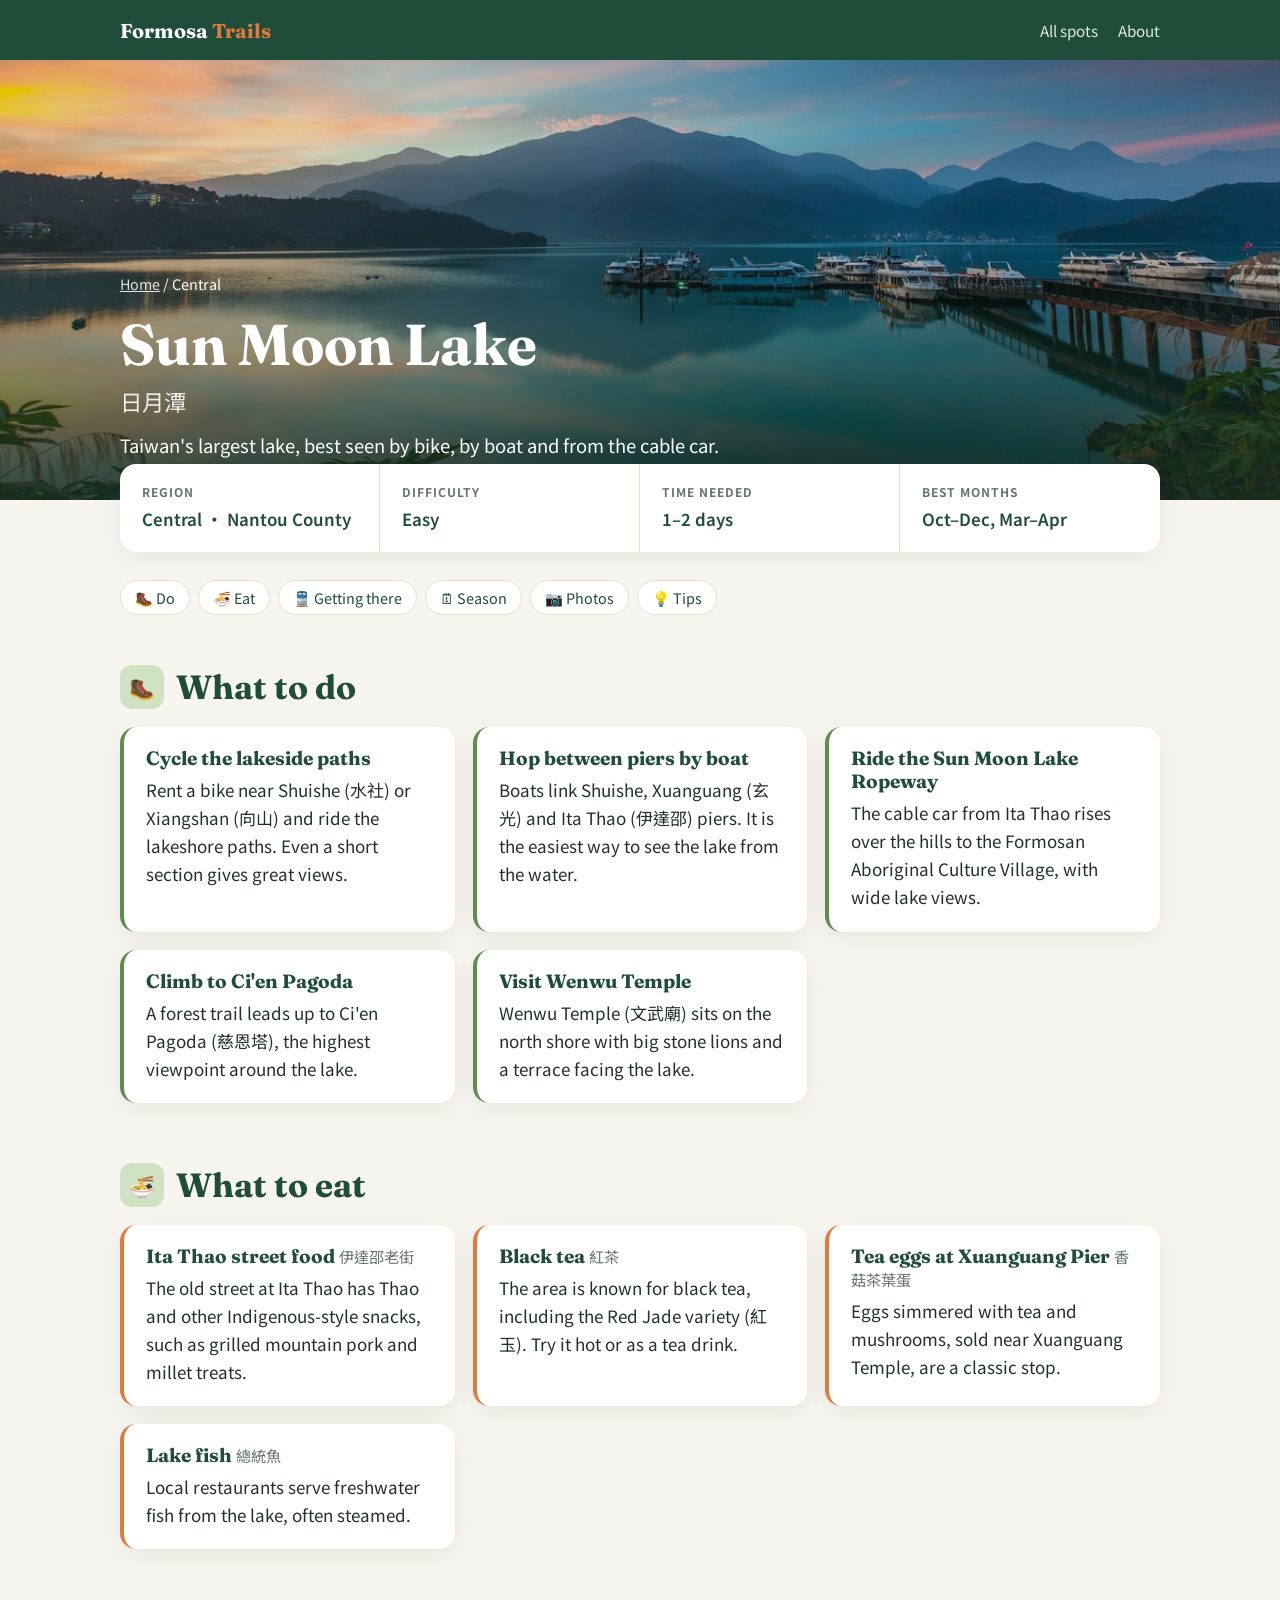
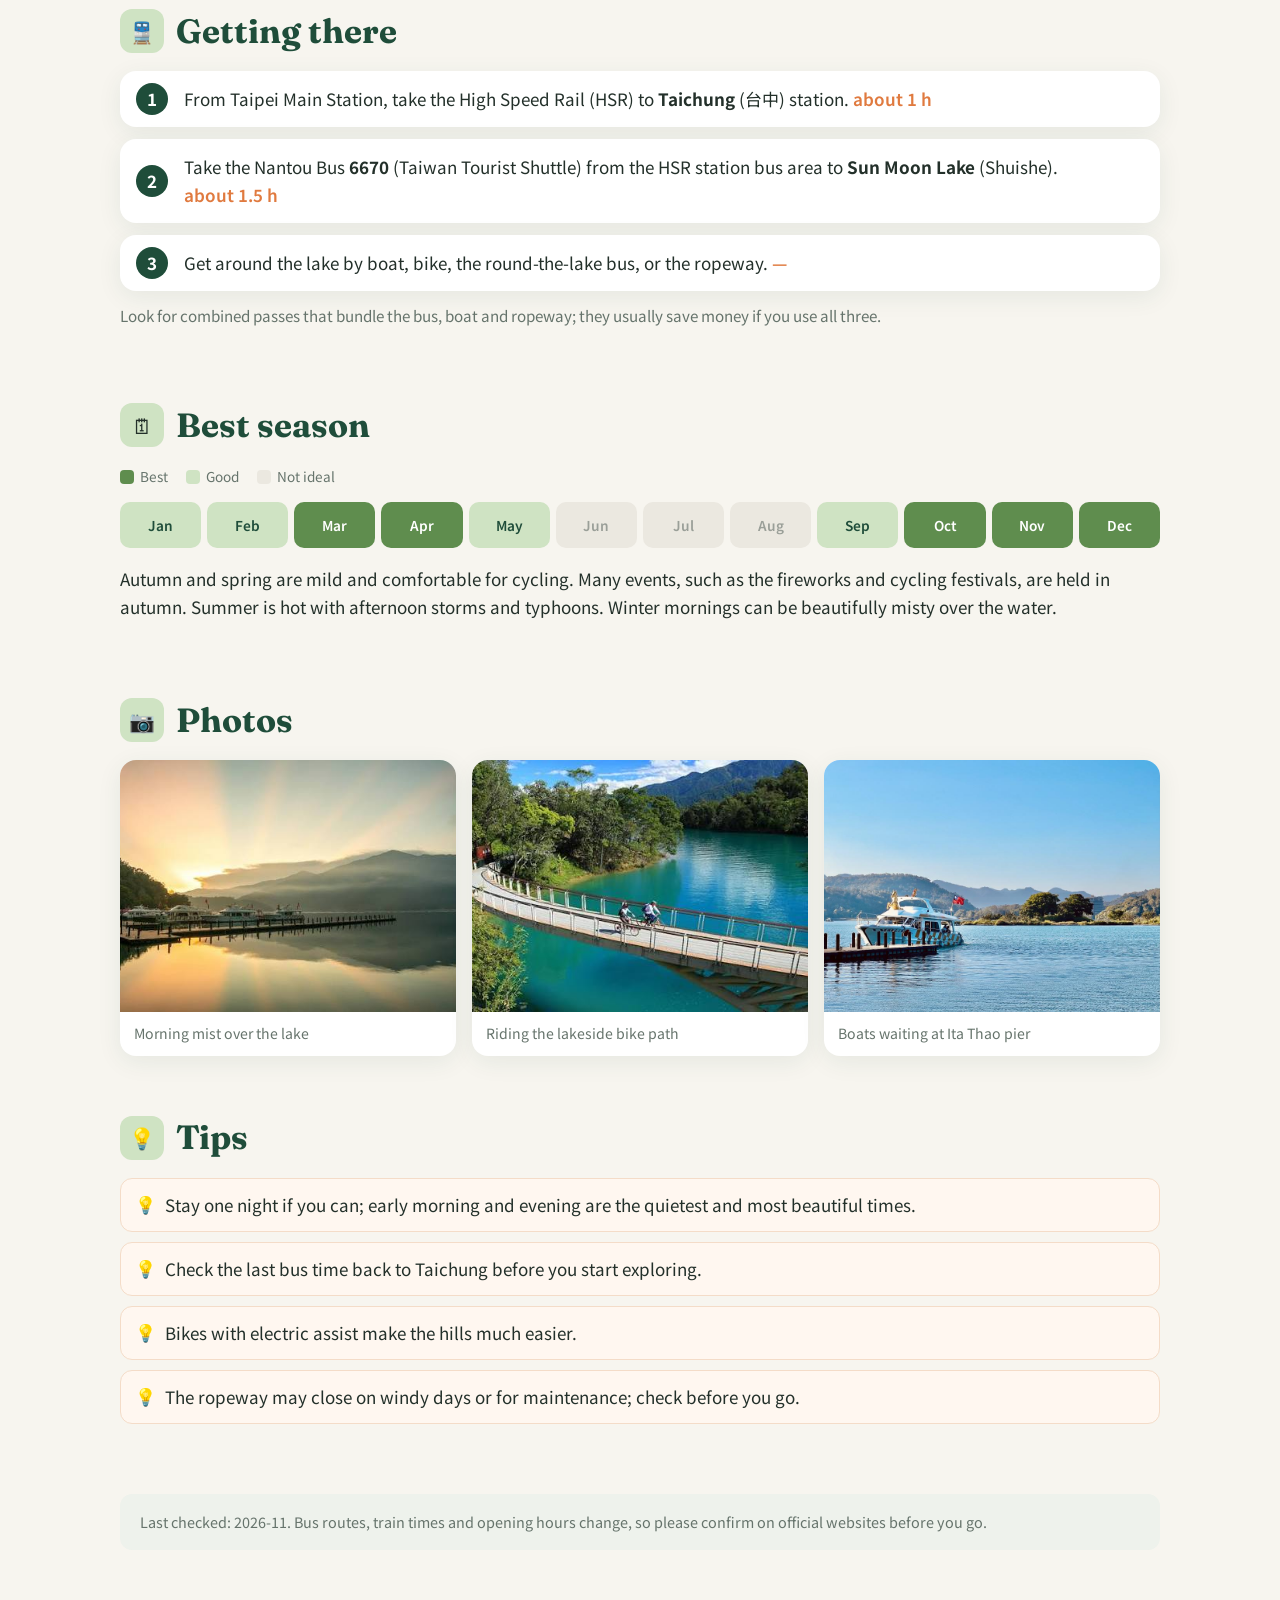
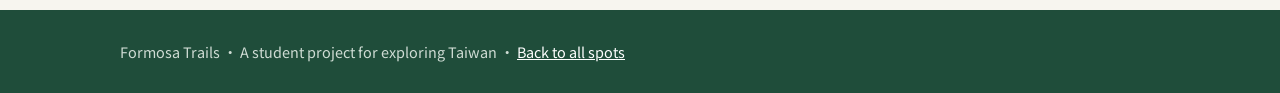
<file: spots/sun-moon-lake.html>
<!DOCTYPE html>
<html lang="en">
<head>
  <meta charset="UTF-8">
  <meta name="viewport" content="width=device-width, initial-scale=1.0">
  <title>Sun Moon Lake 日月潭 · Formosa Trails</title>
  <meta name="description" content="Taiwan's largest lake, best seen by bike, by boat and from the cable car.">
  <link rel="preconnect" href="https://fonts.googleapis.com">
  <link rel="preconnect" href="https://fonts.gstatic.com" crossorigin>
  <link href="https://fonts.googleapis.com/css2?family=Fraunces:wght@600;700&family=Noto+Sans+TC:wght@400;600;700&display=swap" rel="stylesheet">
  <link rel="stylesheet" href="../css/style.css">
</head>
<body>

<header class="site-header">
  <div class="wrap">
    <a class="logo" href="../index.html">Formosa <span>Trails</span></a>
    <nav><a href="../index.html#spots">All spots</a><a href="../index.html#about">About</a></nav>
  </div>
</header>

<!-- 1. HERO -->
<section class="spot-hero">
  <img src="../images/sun-moon-lake/hero.jpg" alt="Sun Moon Lake"
       onerror="this.parentElement.classList.add('missing')">
  <div class="wrap">
    <p class="breadcrumb"><a href="../index.html">Home</a> / Central</p>
    <h1>Sun Moon Lake</h1>
    <p class="zh" lang="zh-Hant">日月潭</p>
    <p class="tagline">Taiwan's largest lake, best seen by bike, by boat and from the cable car.</p>
  </div>
</section>

<main class="wrap">

  <!-- 2. QUICK FACTS -->
  <dl class="facts" id="facts">
    <div class="fact"><dt>Region</dt><dd>Central · Nantou County</dd></div>
    <div class="fact"><dt>Difficulty</dt><dd>Easy</dd></div>
    <div class="fact"><dt>Time needed</dt><dd>1–2 days</dd></div>
    <div class="fact"><dt>Best months</dt><dd>Oct–Dec, Mar–Apr</dd></div>
  </dl>

  <nav class="section-nav">
    <a href="#do">🥾 Do</a><a href="#eat">🍜 Eat</a><a href="#transport">🚆 Getting there</a>
    <a href="#season">🗓 Season</a><a href="#photos">📷 Photos</a><a href="#tips">💡 Tips</a>
  </nav>

  <!-- 3. WHAT TO DO -->
  <section class="section" id="do">
    <div class="section-head"><span class="icon">🥾</span><h2>What to do</h2></div>
    <div class="grid-2">
      <div class="item"><h3>Cycle the lakeside paths</h3><p>Rent a bike near Shuishe (水社) or Xiangshan (向山) and ride the lakeshore paths. Even a short section gives great views.</p></div>
      <div class="item"><h3>Hop between piers by boat</h3><p>Boats link Shuishe, Xuanguang (玄光) and Ita Thao (伊達邵) piers. It is the easiest way to see the lake from the water.</p></div>
      <div class="item"><h3>Ride the Sun Moon Lake Ropeway</h3><p>The cable car from Ita Thao rises over the hills to the Formosan Aboriginal Culture Village, with wide lake views.</p></div>
      <div class="item"><h3>Climb to Ci'en Pagoda</h3><p>A forest trail leads up to Ci'en Pagoda (慈恩塔), the highest viewpoint around the lake.</p></div>
      <div class="item"><h3>Visit Wenwu Temple</h3><p>Wenwu Temple (文武廟) sits on the north shore with big stone lions and a terrace facing the lake.</p></div>
    </div>
  </section>

  <!-- 4. WHAT TO EAT -->
  <section class="section" id="eat">
    <div class="section-head"><span class="icon">🍜</span><h2>What to eat</h2></div>
    <div class="grid-2">
      <div class="item food"><h3>Ita Thao street food <span class="zh-name" lang="zh-Hant">伊達邵老街</span></h3><p>The old street at Ita Thao has Thao and other Indigenous-style snacks, such as grilled mountain pork and millet treats.</p></div>
      <div class="item food"><h3>Black tea <span class="zh-name" lang="zh-Hant">紅茶</span></h3><p>The area is known for black tea, including the Red Jade variety (紅玉). Try it hot or as a tea drink.</p></div>
      <div class="item food"><h3>Tea eggs at Xuanguang Pier <span class="zh-name" lang="zh-Hant">香菇茶葉蛋</span></h3><p>Eggs simmered with tea and mushrooms, sold near Xuanguang Temple, are a classic stop.</p></div>
      <div class="item food"><h3>Lake fish <span class="zh-name" lang="zh-Hant">總統魚</span></h3><p>Local restaurants serve freshwater fish from the lake, often steamed.</p></div>
    </div>
  </section>

  <!-- 5. GETTING THERE -->
  <section class="section" id="transport">
    <div class="section-head"><span class="icon">🚆</span><h2>Getting there</h2></div>
    <ol class="steps">
      <li>From Taipei Main Station, take the High Speed Rail (HSR) to <strong>Taichung</strong> (台中) station. <span class="time">about 1 h</span></li>
      <li>Take the Nantou Bus <strong>6670</strong> (Taiwan Tourist Shuttle) from the HSR station bus area to <strong>Sun Moon Lake</strong> (Shuishe). <span class="time">about 1.5 h</span></li>
      <li>Get around the lake by boat, bike, the round-the-lake bus, or the ropeway. <span class="time">—</span></li>
    </ol>
    <p class="note">Look for combined passes that bundle the bus, boat and ropeway; they usually save money if you use all three.</p>
  </section>

  <!-- 6. BEST SEASON -->
  <section class="section" id="season">
    <div class="section-head"><span class="icon">🗓</span><h2>Best season</h2></div>
    <div class="legend"><span><i class="l-best"></i>Best</span><span><i class="l-ok"></i>Good</span><span><i class="l-no"></i>Not ideal</span></div>
    <ol class="months" data-best="3,4,10,11,12" data-ok="1,2,5,9"></ol>
    <p>Autumn and spring are mild and comfortable for cycling. Many events, such as the fireworks and cycling festivals, are held in autumn. Summer is hot with afternoon storms and typhoons. Winter mornings can be beautifully misty over the water.</p>
  </section>

  <!-- 7. PHOTOS -->
  <section class="section" id="photos">
    <div class="section-head"><span class="icon">📷</span><h2>Photos</h2></div>
    <div class="gallery">
      <figure><div class="ph"><img src="../images/sun-moon-lake/1.jpg" alt="Morning mist over Sun Moon Lake" loading="lazy" onerror="this.parentElement.classList.add('missing')"></div><figcaption>Morning mist over the lake</figcaption></figure>
      <figure><div class="ph"><img src="../images/sun-moon-lake/2.jpg" alt="Cyclists on the lakeside path" loading="lazy" onerror="this.parentElement.classList.add('missing')"></div><figcaption>Riding the lakeside bike path</figcaption></figure>
      <figure><div class="ph"><img src="../images/sun-moon-lake/3.jpg" alt="Boats at Ita Thao pier" loading="lazy" onerror="this.parentElement.classList.add('missing')"></div><figcaption>Boats waiting at Ita Thao pier</figcaption></figure>
    </div>
  </section>

  <!-- 8. TIPS -->
  <section class="section" id="tips">
    <div class="section-head"><span class="icon">💡</span><h2>Tips</h2></div>
    <ul class="tips">
      <li>Stay one night if you can; early morning and evening are the quietest and most beautiful times.</li>
      <li>Check the last bus time back to Taichung before you start exploring.</li>
      <li>Bikes with electric assist make the hills much easier.</li>
      <li>The ropeway may close on windy days or for maintenance; check before you go.</li>
    </ul>
  </section>

  <!-- 9. LAST CHECKED -->
  <p class="checked">Last checked: 2026-11. Bus routes, train times and opening hours change, so please confirm on official websites before you go.</p>

</main>
<footer class="site-footer">
  <div class="wrap">Formosa Trails · A student project for exploring Taiwan · <a href="../index.html">Back to all spots</a></div>
</footer>

<script src="../js/main.js"></script>
</body>
</html>
</file>
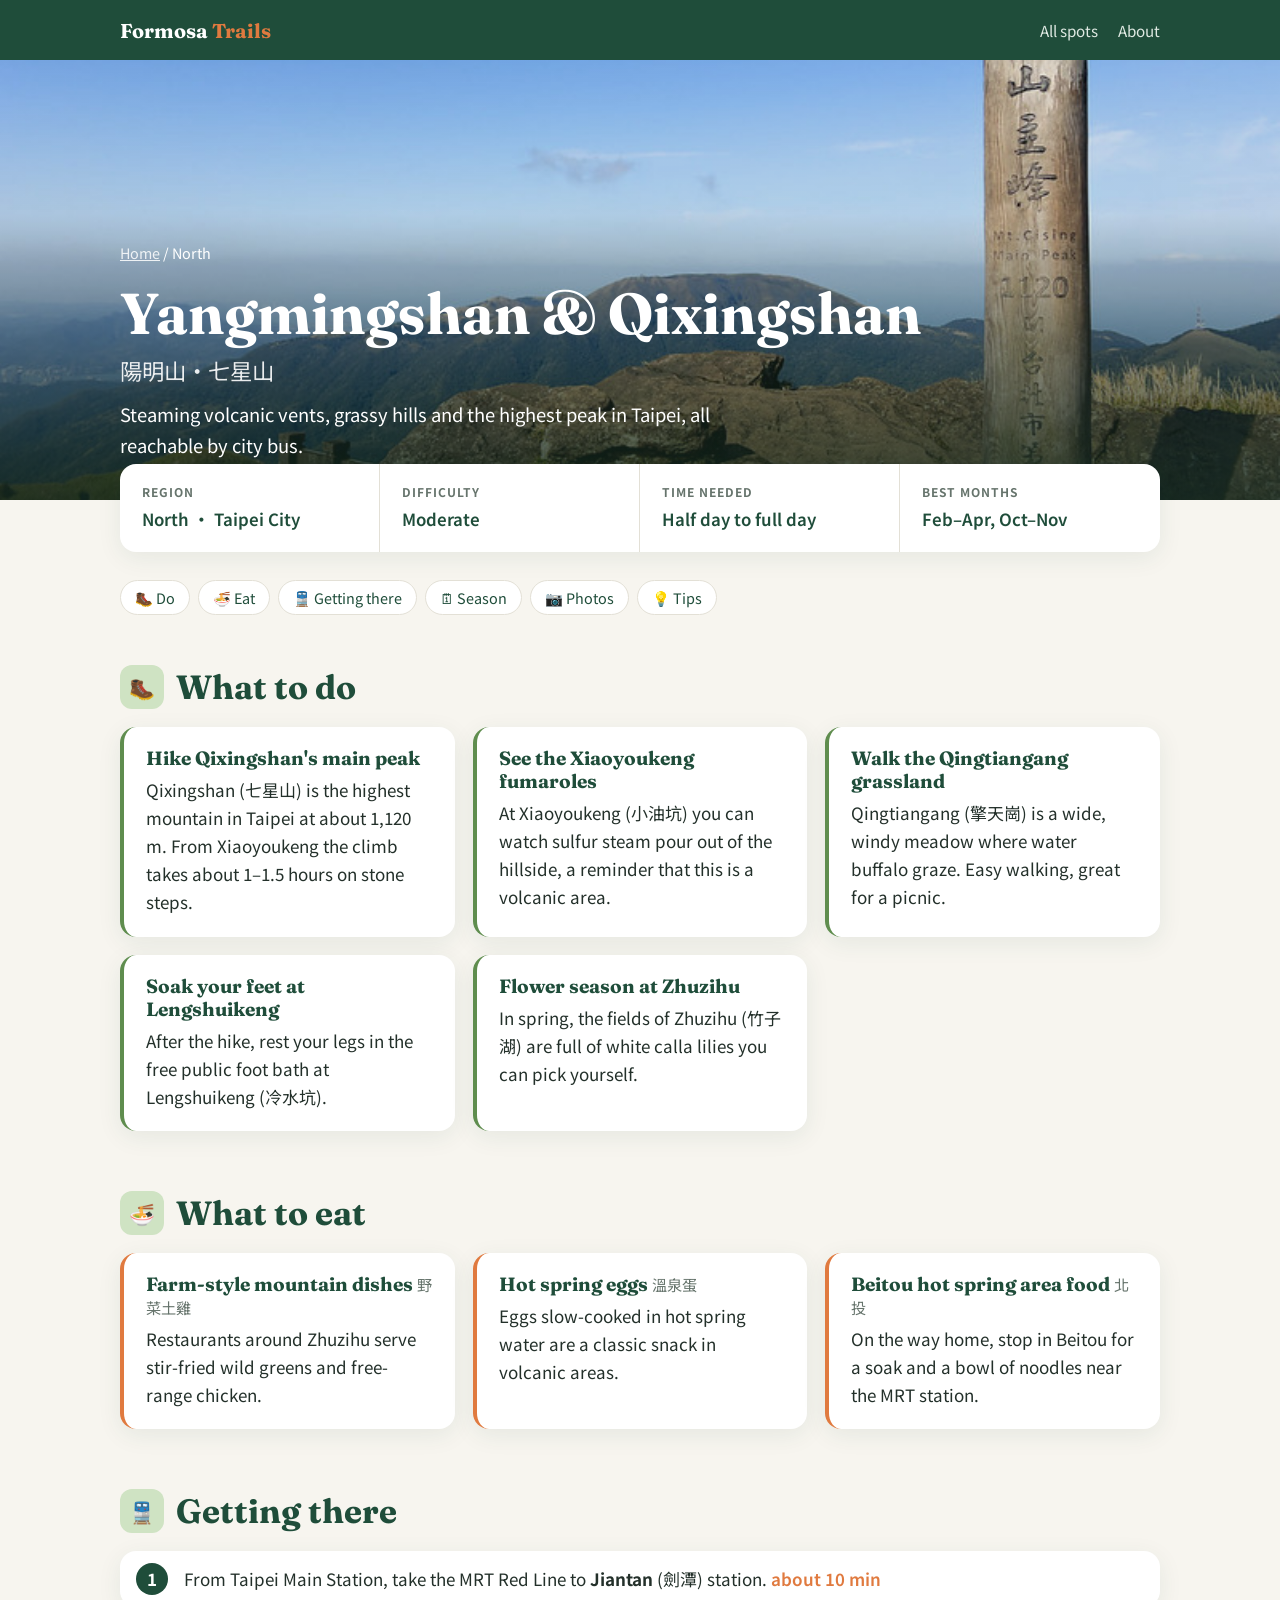
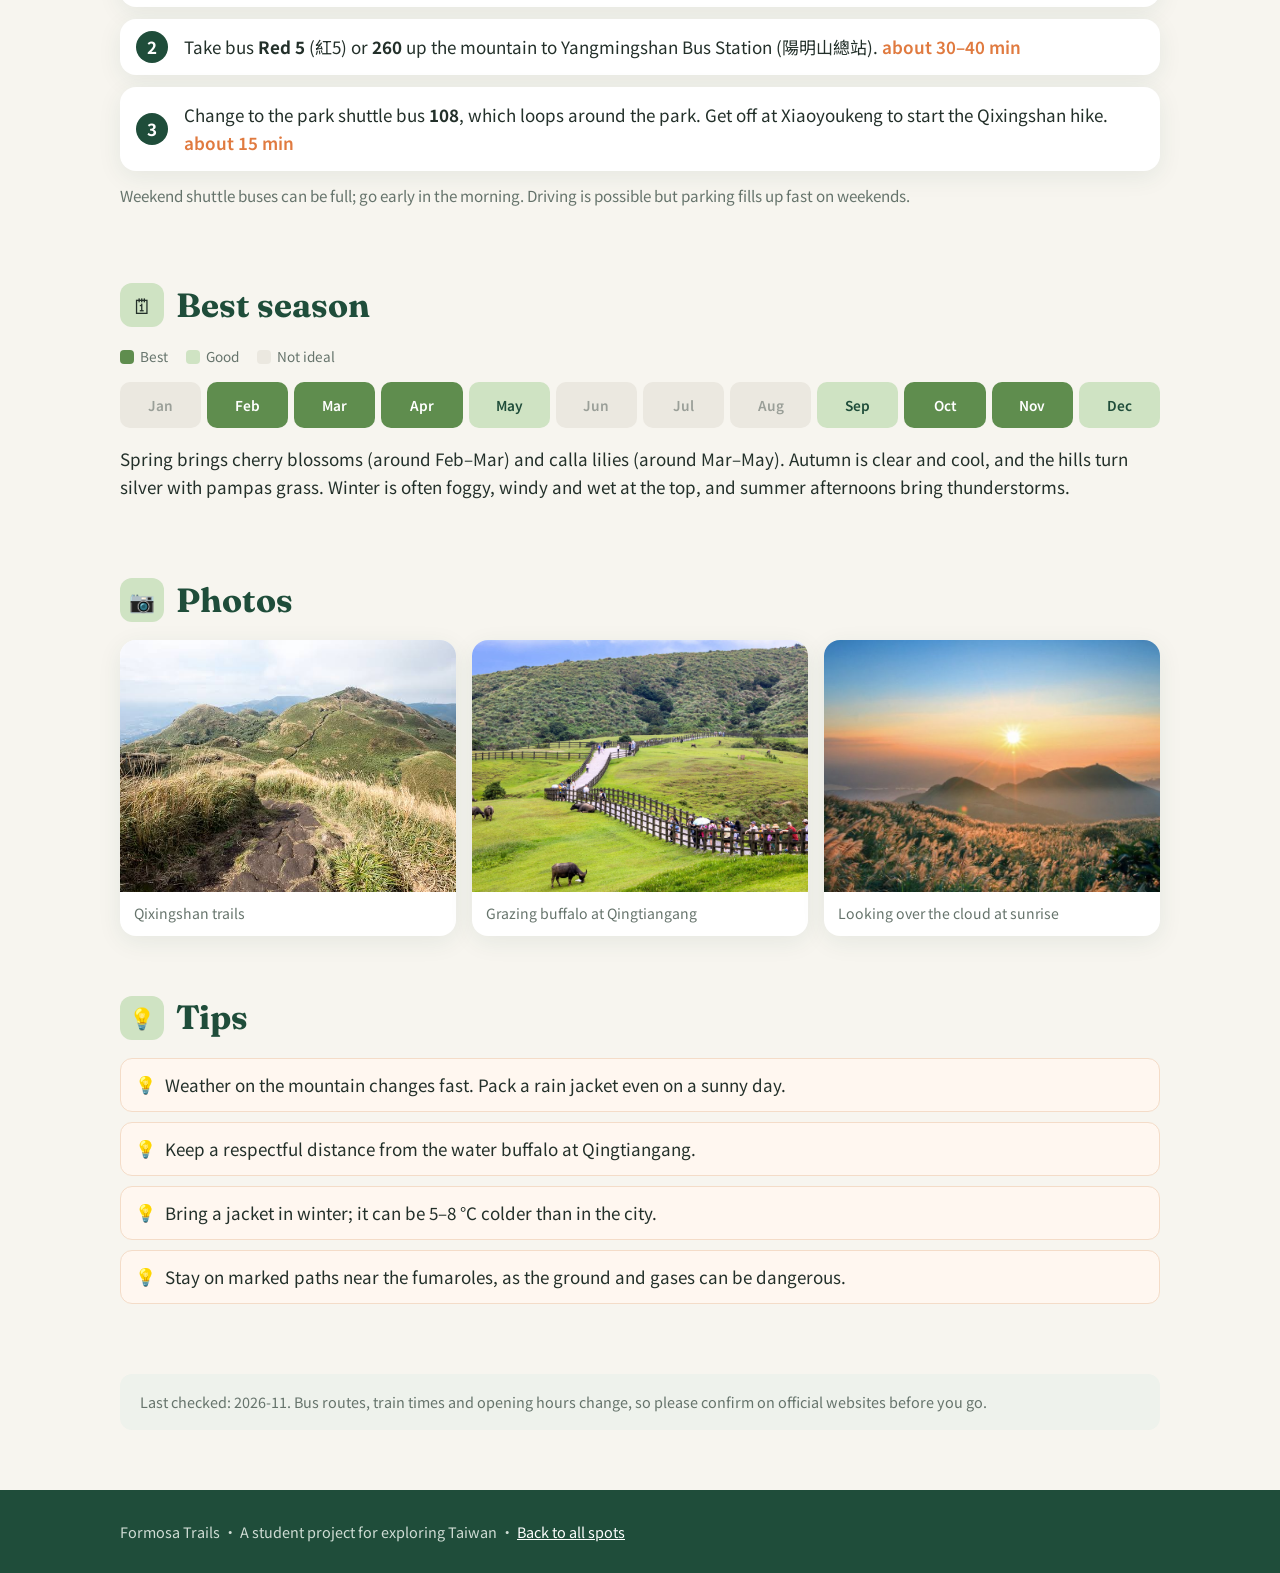
<file: spots/yangmingshan-qixingshan.html>
<!DOCTYPE html>
<html lang="en">
<head>
  <meta charset="UTF-8">
  <meta name="viewport" content="width=device-width, initial-scale=1.0">
  <title>Yangmingshan & Qixingshan 陽明山・七星山 · Formosa Trails</title>
  <meta name="description" content="Steaming volcanic vents, grassy hills and the highest peak in Taipei, all reachable by city bus.">
  <link rel="preconnect" href="https://fonts.googleapis.com">
  <link rel="preconnect" href="https://fonts.gstatic.com" crossorigin>
  <link href="https://fonts.googleapis.com/css2?family=Fraunces:wght@600;700&family=Noto+Sans+TC:wght@400;600;700&display=swap" rel="stylesheet">
  <link rel="stylesheet" href="../css/style.css">
</head>
<body>

<header class="site-header">
  <div class="wrap">
    <a class="logo" href="../index.html">Formosa <span>Trails</span></a>
    <nav><a href="../index.html#spots">All spots</a><a href="../index.html#about">About</a></nav>
  </div>
</header>

<!-- 1. HERO -->
<section class="spot-hero">
  <img src="../images/yangmingshan-qixingshan/hero.jpg" alt="Yangmingshan & Qixingshan"
       onerror="this.parentElement.classList.add('missing')">
  <div class="wrap">
    <p class="breadcrumb"><a href="../index.html">Home</a> / North</p>
    <h1>Yangmingshan & Qixingshan</h1>
    <p class="zh" lang="zh-Hant">陽明山・七星山</p>
    <p class="tagline">Steaming volcanic vents, grassy hills and the highest peak in Taipei, all reachable by city bus.</p>
  </div>
</section>

<main class="wrap">

  <!-- 2. QUICK FACTS -->
  <dl class="facts" id="facts">
    <div class="fact"><dt>Region</dt><dd>North · Taipei City</dd></div>
    <div class="fact"><dt>Difficulty</dt><dd>Moderate</dd></div>
    <div class="fact"><dt>Time needed</dt><dd>Half day to full day</dd></div>
    <div class="fact"><dt>Best months</dt><dd>Feb–Apr, Oct–Nov</dd></div>
  </dl>

  <nav class="section-nav">
    <a href="#do">🥾 Do</a><a href="#eat">🍜 Eat</a><a href="#transport">🚆 Getting there</a>
    <a href="#season">🗓 Season</a><a href="#photos">📷 Photos</a><a href="#tips">💡 Tips</a>
  </nav>

  <!-- 3. WHAT TO DO -->
  <section class="section" id="do">
    <div class="section-head"><span class="icon">🥾</span><h2>What to do</h2></div>
    <div class="grid-2">
      <div class="item"><h3>Hike Qixingshan's main peak</h3><p>Qixingshan (七星山) is the highest mountain in Taipei at about 1,120 m. From Xiaoyoukeng the climb takes about 1–1.5 hours on stone steps.</p></div>
      <div class="item"><h3>See the Xiaoyoukeng fumaroles</h3><p>At Xiaoyoukeng (小油坑) you can watch sulfur steam pour out of the hillside, a reminder that this is a volcanic area.</p></div>
      <div class="item"><h3>Walk the Qingtiangang grassland</h3><p>Qingtiangang (擎天崗) is a wide, windy meadow where water buffalo graze. Easy walking, great for a picnic.</p></div>
      <div class="item"><h3>Soak your feet at Lengshuikeng</h3><p>After the hike, rest your legs in the free public foot bath at Lengshuikeng (冷水坑).</p></div>
      <div class="item"><h3>Flower season at Zhuzihu</h3><p>In spring, the fields of Zhuzihu (竹子湖) are full of white calla lilies you can pick yourself.</p></div>
    </div>
  </section>

  <!-- 4. WHAT TO EAT -->
  <section class="section" id="eat">
    <div class="section-head"><span class="icon">🍜</span><h2>What to eat</h2></div>
    <div class="grid-2">
      <div class="item food"><h3>Farm-style mountain dishes <span class="zh-name" lang="zh-Hant">野菜土雞</span></h3><p>Restaurants around Zhuzihu serve stir-fried wild greens and free-range chicken.</p></div>
      <div class="item food"><h3>Hot spring eggs <span class="zh-name" lang="zh-Hant">溫泉蛋</span></h3><p>Eggs slow-cooked in hot spring water are a classic snack in volcanic areas.</p></div>
      <div class="item food"><h3>Beitou hot spring area food <span class="zh-name" lang="zh-Hant">北投</span></h3><p>On the way home, stop in Beitou for a soak and a bowl of noodles near the MRT station.</p></div>
    </div>
  </section>

  <!-- 5. GETTING THERE -->
  <section class="section" id="transport">
    <div class="section-head"><span class="icon">🚆</span><h2>Getting there</h2></div>
    <ol class="steps">
      <li>From Taipei Main Station, take the MRT Red Line to <strong>Jiantan</strong> (劍潭) station. <span class="time">about 10 min</span></li>
      <li>Take bus <strong>Red 5</strong> (紅5) or <strong>260</strong> up the mountain to Yangmingshan Bus Station (陽明山總站). <span class="time">about 30–40 min</span></li>
      <li>Change to the park shuttle bus <strong>108</strong>, which loops around the park. Get off at Xiaoyoukeng to start the Qixingshan hike. <span class="time">about 15 min</span></li>
    </ol>
    <p class="note">Weekend shuttle buses can be full; go early in the morning. Driving is possible but parking fills up fast on weekends.</p>
  </section>

  <!-- 6. BEST SEASON -->
  <section class="section" id="season">
    <div class="section-head"><span class="icon">🗓</span><h2>Best season</h2></div>
    <div class="legend"><span><i class="l-best"></i>Best</span><span><i class="l-ok"></i>Good</span><span><i class="l-no"></i>Not ideal</span></div>
    <ol class="months" data-best="2,3,4,10,11" data-ok="5,9,12"></ol>
    <p>Spring brings cherry blossoms (around Feb–Mar) and calla lilies (around Mar–May). Autumn is clear and cool, and the hills turn silver with pampas grass. Winter is often foggy, windy and wet at the top, and summer afternoons bring thunderstorms.</p>
  </section>

  <!-- 7. PHOTOS -->
  <section class="section" id="photos">
    <div class="section-head"><span class="icon">📷</span><h2>Photos</h2></div>
    <div class="gallery">
      <figure><div class="ph"><img src="../images/yangmingshan-qixingshan/1.jpg" alt="Steam rising from the Xiaoyoukeng fumaroles" loading="lazy" onerror="this.parentElement.classList.add('missing')"></div><figcaption>Qixingshan trails</figcaption></figure>
      <figure><div class="ph"><img src="../images/yangmingshan-qixingshan/2.jpg" alt="Water buffalo on the Qingtiangang grassland" loading="lazy" onerror="this.parentElement.classList.add('missing')"></div><figcaption>Grazing buffalo at Qingtiangang</figcaption></figure>
      <figure><div class="ph"><img src="../images/yangmingshan-qixingshan/3.jpg" alt="View from the Qixingshan summit" loading="lazy" onerror="this.parentElement.classList.add('missing')"></div><figcaption>Looking over the cloud at sunrise</figcaption></figure>
    </div>
  </section>

  <!-- 8. TIPS -->
  <section class="section" id="tips">
    <div class="section-head"><span class="icon">💡</span><h2>Tips</h2></div>
    <ul class="tips">
      <li>Weather on the mountain changes fast. Pack a rain jacket even on a sunny day.</li>
      <li>Keep a respectful distance from the water buffalo at Qingtiangang.</li>
      <li>Bring a jacket in winter; it can be 5–8 °C colder than in the city.</li>
      <li>Stay on marked paths near the fumaroles, as the ground and gases can be dangerous.</li>
    </ul>
  </section>

  <!-- 9. LAST CHECKED -->
  <p class="checked">Last checked: 2026-11. Bus routes, train times and opening hours change, so please confirm on official websites before you go.</p>

</main>
<footer class="site-footer">
  <div class="wrap">Formosa Trails · A student project for exploring Taiwan · <a href="../index.html">Back to all spots</a></div>
</footer>

<script src="../js/main.js"></script>
</body>
</html>
</file>
<file: css/style.css>
/* ============================================================
   Formosa Trails — the ONLY stylesheet. See AGENTS.md §7.
   ============================================================ */

:root {
  --forest: #1f4d3a;
  --moss: #5f8d4e;
  --moss-light: #cfe3c3;
  --sunset: #e07a3f;
  --cream: #f7f5ef;
  --paper: #ffffff;
  --ink: #23302a;
  --muted: #66746c;
  --line: #e3e0d6;
  --radius: 16px;
  --shadow: 0 6px 24px rgba(31, 77, 58, 0.08);
  --max: 1080px;
}

* { box-sizing: border-box; }

html { scroll-behavior: smooth; }

body {
  margin: 0;
  font-family: "Noto Sans TC", system-ui, sans-serif;
  color: var(--ink);
  background: var(--cream);
  line-height: 1.65;
  font-size: 17px;
}

h1, h2, h3 {
  font-family: "Fraunces", Georgia, serif;
  color: var(--forest);
  line-height: 1.2;
  margin: 0 0 0.5em;
}
h1 { font-size: clamp(2.2rem, 5vw, 3.6rem); }
h2 { font-size: clamp(1.6rem, 3vw, 2.1rem); }
h3 { font-size: 1.2rem; }

a { color: var(--sunset); }
img { max-width: 100%; display: block; }

.wrap { max-width: var(--max); margin: 0 auto; padding: 0 20px; }

/* ---------- Header ---------- */
.site-header {
  background: var(--forest);
  color: #fff;
  position: sticky; top: 0; z-index: 10;
}
.site-header .wrap {
  display: flex; align-items: center; justify-content: space-between;
  height: 60px;
}
.logo {
  font-family: "Fraunces", serif; font-weight: 700; font-size: 1.25rem;
  color: #fff; text-decoration: none;
}
.logo span { color: var(--sunset); }
.site-header nav a {
  color: #dfe9e2; text-decoration: none; margin-left: 20px; font-size: 0.95rem;
}
.site-header nav a:hover { color: #fff; }

/* ---------- Home hero ---------- */
.home-hero {
  background:
    linear-gradient(160deg, rgba(31,77,58,0.92), rgba(95,141,78,0.85)),
    radial-gradient(circle at 80% 20%, var(--sunset), transparent 50%);
  color: #fff;
  padding: 80px 0 70px;
  position: relative;
  overflow: hidden;
}
.home-hero::after { /* mountain silhouette */
  content: ""; position: absolute; left: 0; right: 0; bottom: -1px; height: 90px;
  background: var(--cream);
  clip-path: polygon(0 100%, 0 60%, 12% 30%, 22% 55%, 35% 10%, 48% 50%, 58% 25%, 70% 60%, 82% 20%, 92% 45%, 100% 30%, 100% 100%);
}
.home-hero h1 { color: #fff; }
.home-hero p { max-width: 620px; font-size: 1.15rem; color: #e9f1ec; }
.hero-stat {
  display: inline-block; margin-top: 10px; padding: 6px 14px;
  background: rgba(255,255,255,0.15); border-radius: 999px; font-size: 0.95rem;
}

/* ---------- Filters ---------- */
.filters {
  display: flex; flex-wrap: wrap; gap: 10px; align-items: center;
  margin: 30px 0 24px;
}
.filters .label { font-weight: 600; color: var(--muted); margin-right: 4px; }
.filter-btn {
  border: 1.5px solid var(--line); background: var(--paper); color: var(--ink);
  padding: 7px 16px; border-radius: 999px; cursor: pointer; font: inherit; font-size: 0.92rem;
  transition: all .15s;
}
.filter-btn:hover { border-color: var(--moss); }
.filter-btn.active { background: var(--forest); border-color: var(--forest); color: #fff; }
.filter-group { display: flex; flex-wrap: wrap; gap: 8px; align-items: center; margin-right: 18px; }

/* ---------- Cards ---------- */
.cards {
  display: grid;
  grid-template-columns: repeat(auto-fill, minmax(290px, 1fr));
  gap: 24px;
  margin-bottom: 60px;
}
.card {
  background: var(--paper); border-radius: var(--radius); overflow: hidden;
  box-shadow: var(--shadow); text-decoration: none; color: var(--ink);
  display: flex; flex-direction: column;
  transition: transform .2s, box-shadow .2s;
}
.card:hover { transform: translateY(-4px); box-shadow: 0 12px 32px rgba(31,77,58,0.15); }
.card.hidden { display: none; }
.card-img { aspect-ratio: 16 / 10; overflow: hidden; }
.card-img img { width: 100%; height: 100%; object-fit: cover; }
.card-body { padding: 18px 20px 22px; }
.card-body h3 { margin-bottom: 6px; }
.card-body h3 span { font-family: "Noto Sans TC", sans-serif; font-weight: 400; color: var(--muted); font-size: 0.95rem; }
.card-body p { margin: 0 0 12px; font-size: 0.97rem; }
.card-region {
  text-transform: uppercase; letter-spacing: 0.08em; font-size: 0.75rem !important;
  color: var(--sunset); font-weight: 700; margin-bottom: 6px !important;
}
.empty-msg { display: none; color: var(--muted); padding: 30px 0; }
.empty-msg.show { display: block; }

.tags { list-style: none; padding: 0; margin: 0; display: flex; flex-wrap: wrap; gap: 6px; }
.tags li {
  background: var(--moss-light); color: var(--forest);
  font-size: 0.78rem; padding: 3px 10px; border-radius: 999px; font-weight: 600;
}

/* ---------- Photo fallback (no image yet) ---------- */
.missing {
  background:
    linear-gradient(135deg, var(--moss-light), #e8efe2 60%, #f3e3d5);
  display: flex; align-items: center; justify-content: center; min-height: 160px;
}
.missing img { display: none; }
.missing::before {
  content: "⛰  Photo coming soon";
  color: var(--forest); font-weight: 600; opacity: 0.7; font-size: 0.95rem;
}

/* ---------- Spot page hero ---------- */
.spot-hero {
  position: relative; min-height: 440px; color: #fff;
  display: flex; align-items: flex-end;
  background: linear-gradient(135deg, var(--forest), var(--moss));
  overflow: hidden;
}
.spot-hero > img {
  position: absolute; inset: 0; width: 100%; height: 100%; object-fit: cover;
}
.spot-hero.missing::before { content: none; }
.spot-hero::after {
  content: ""; position: absolute; inset: 0;
  background: linear-gradient(to top, rgba(20,40,30,0.85), rgba(20,40,30,0.1) 65%);
}
.spot-hero .wrap { position: relative; z-index: 1; padding-bottom: 40px; width: 100%; }
.spot-hero h1 { color: #fff; margin-bottom: 4px; }
.spot-hero .zh { font-size: 1.4rem; opacity: 0.9; margin: 0 0 10px; }
.spot-hero .tagline { font-size: 1.15rem; max-width: 640px; margin: 0; }
.breadcrumb { font-size: 0.9rem; margin-bottom: 14px; }
.breadcrumb a { color: #fff; opacity: 0.85; }

/* ---------- Quick facts ---------- */
.facts {
  display: grid; grid-template-columns: repeat(4, 1fr); gap: 0;
  background: var(--paper); border-radius: var(--radius); box-shadow: var(--shadow);
  margin-top: -36px; position: relative; z-index: 2;
}
.fact { padding: 18px 22px; border-right: 1px solid var(--line); }
.fact:last-child { border-right: none; }
.fact dt { font-size: 0.75rem; text-transform: uppercase; letter-spacing: 0.08em; color: var(--muted); font-weight: 700; }
.fact dd { margin: 4px 0 0; font-weight: 600; color: var(--forest); font-size: 1.05rem; }

/* ---------- Section nav ---------- */
.section-nav {
  display: flex; flex-wrap: wrap; gap: 8px; margin: 28px 0 0;
}
.section-nav a {
  text-decoration: none; font-size: 0.9rem; color: var(--forest);
  border: 1.5px solid var(--line); padding: 5px 14px; border-radius: 999px; background: var(--paper);
}
.section-nav a:hover { border-color: var(--sunset); color: var(--sunset); }

/* ---------- Sections ---------- */
.section { padding: 50px 0 10px; scroll-margin-top: 70px; }
.section-head { display: flex; align-items: center; gap: 12px; margin-bottom: 18px; }
.section-head .icon {
  width: 44px; height: 44px; border-radius: 12px; background: var(--moss-light);
  display: grid; place-items: center; font-size: 1.3rem; flex-shrink: 0;
}
.section-head h2 { margin: 0; }

.grid-2 { display: grid; grid-template-columns: repeat(auto-fill, minmax(280px, 1fr)); gap: 18px; }

.item {
  background: var(--paper); border-radius: var(--radius); padding: 20px 22px;
  box-shadow: var(--shadow); border-left: 4px solid var(--moss);
}
.item h3 { margin-bottom: 6px; }
.item p { margin: 0; }
.item.food { border-left-color: var(--sunset); }
.item .zh-name { color: var(--muted); font-family: "Noto Sans TC", sans-serif; font-weight: 400; font-size: 0.95rem; }

/* Transport steps */
.steps { counter-reset: step; list-style: none; padding: 0; margin: 0; }
.steps li {
  counter-increment: step; position: relative; padding: 14px 18px 14px 64px;
  background: var(--paper); border-radius: var(--radius); margin-bottom: 12px; box-shadow: var(--shadow);
}
.steps li::before {
  content: counter(step); position: absolute; left: 16px; top: 50%; transform: translateY(-50%);
  width: 32px; height: 32px; border-radius: 50%; background: var(--forest); color: #fff;
  display: grid; place-items: center; font-weight: 700;
}
.steps .time { color: var(--sunset); font-weight: 600; white-space: nowrap; }
.note { color: var(--muted); font-size: 0.95rem; margin-top: 10px; }

/* Month strip (rendered by js/main.js) */
.months {
  list-style: none; padding: 0; margin: 0 0 16px;
  display: grid; grid-template-columns: repeat(12, 1fr); gap: 6px;
}
.months li {
  text-align: center; padding: 12px 0; border-radius: 10px; font-size: 0.85rem; font-weight: 600;
  background: #ebe8e0; color: #9a9f98;
}
.months li.ok { background: var(--moss-light); color: var(--forest); }
.months li.best { background: var(--moss); color: #fff; }
.legend { display: flex; gap: 18px; font-size: 0.85rem; color: var(--muted); margin-bottom: 14px; flex-wrap: wrap; }
.legend i { display: inline-block; width: 14px; height: 14px; border-radius: 4px; vertical-align: -2px; margin-right: 6px; }
.legend .l-best { background: var(--moss); }
.legend .l-ok { background: var(--moss-light); }
.legend .l-no { background: #ebe8e0; }

/* Gallery */
.gallery { display: grid; grid-template-columns: repeat(3, 1fr); gap: 16px; }
.gallery figure { margin: 0; background: var(--paper); border-radius: var(--radius); overflow: hidden; box-shadow: var(--shadow); }
.gallery .ph { aspect-ratio: 4 / 3; overflow: hidden; }
.gallery .ph img { width: 100%; height: 100%; object-fit: cover; transition: transform .3s; }
.gallery figure:hover .ph img { transform: scale(1.04); }
.gallery figcaption { padding: 10px 14px; font-size: 0.88rem; color: var(--muted); }

/* Tips */
.tips { list-style: none; padding: 0; margin: 0; }
.tips li {
  background: #fff7f0; border: 1px solid #f4dcc8; border-radius: 12px;
  padding: 12px 16px 12px 44px; margin-bottom: 10px; position: relative;
}
.tips li::before { content: "💡"; position: absolute; left: 14px; top: 11px; }
.tips li.warn { background: #fff1ee; border-color: #f2c3b8; }
.tips li.warn::before { content: "⚠️"; }

.checked {
  margin: 50px 0 0; padding: 16px 20px; border-radius: 12px; background: #eef2ec;
  font-size: 0.9rem; color: var(--muted);
}

/* ---------- About block (home) ---------- */
.about {
  background: var(--paper); border-radius: var(--radius); box-shadow: var(--shadow);
  padding: 30px 32px; margin-bottom: 60px;
}
.about ol { padding-left: 20px; }

/* ---------- Footer ---------- */
.site-footer {
  background: var(--forest); color: #cfdcd4; padding: 30px 0; margin-top: 60px; font-size: 0.9rem;
}
.site-footer a { color: #fff; }

/* ---------- Responsive ---------- */
@media (max-width: 760px) {
  body { font-size: 16px; }
  .facts { grid-template-columns: repeat(2, 1fr); }
  .fact:nth-child(2) { border-right: none; }
  .fact:nth-child(-n+2) { border-bottom: 1px solid var(--line); }
  .gallery { grid-template-columns: 1fr; }
  .months { grid-template-columns: repeat(6, 1fr); }
  .site-header nav a { margin-left: 14px; }
  .spot-hero { min-height: 360px; }
}
</file>
